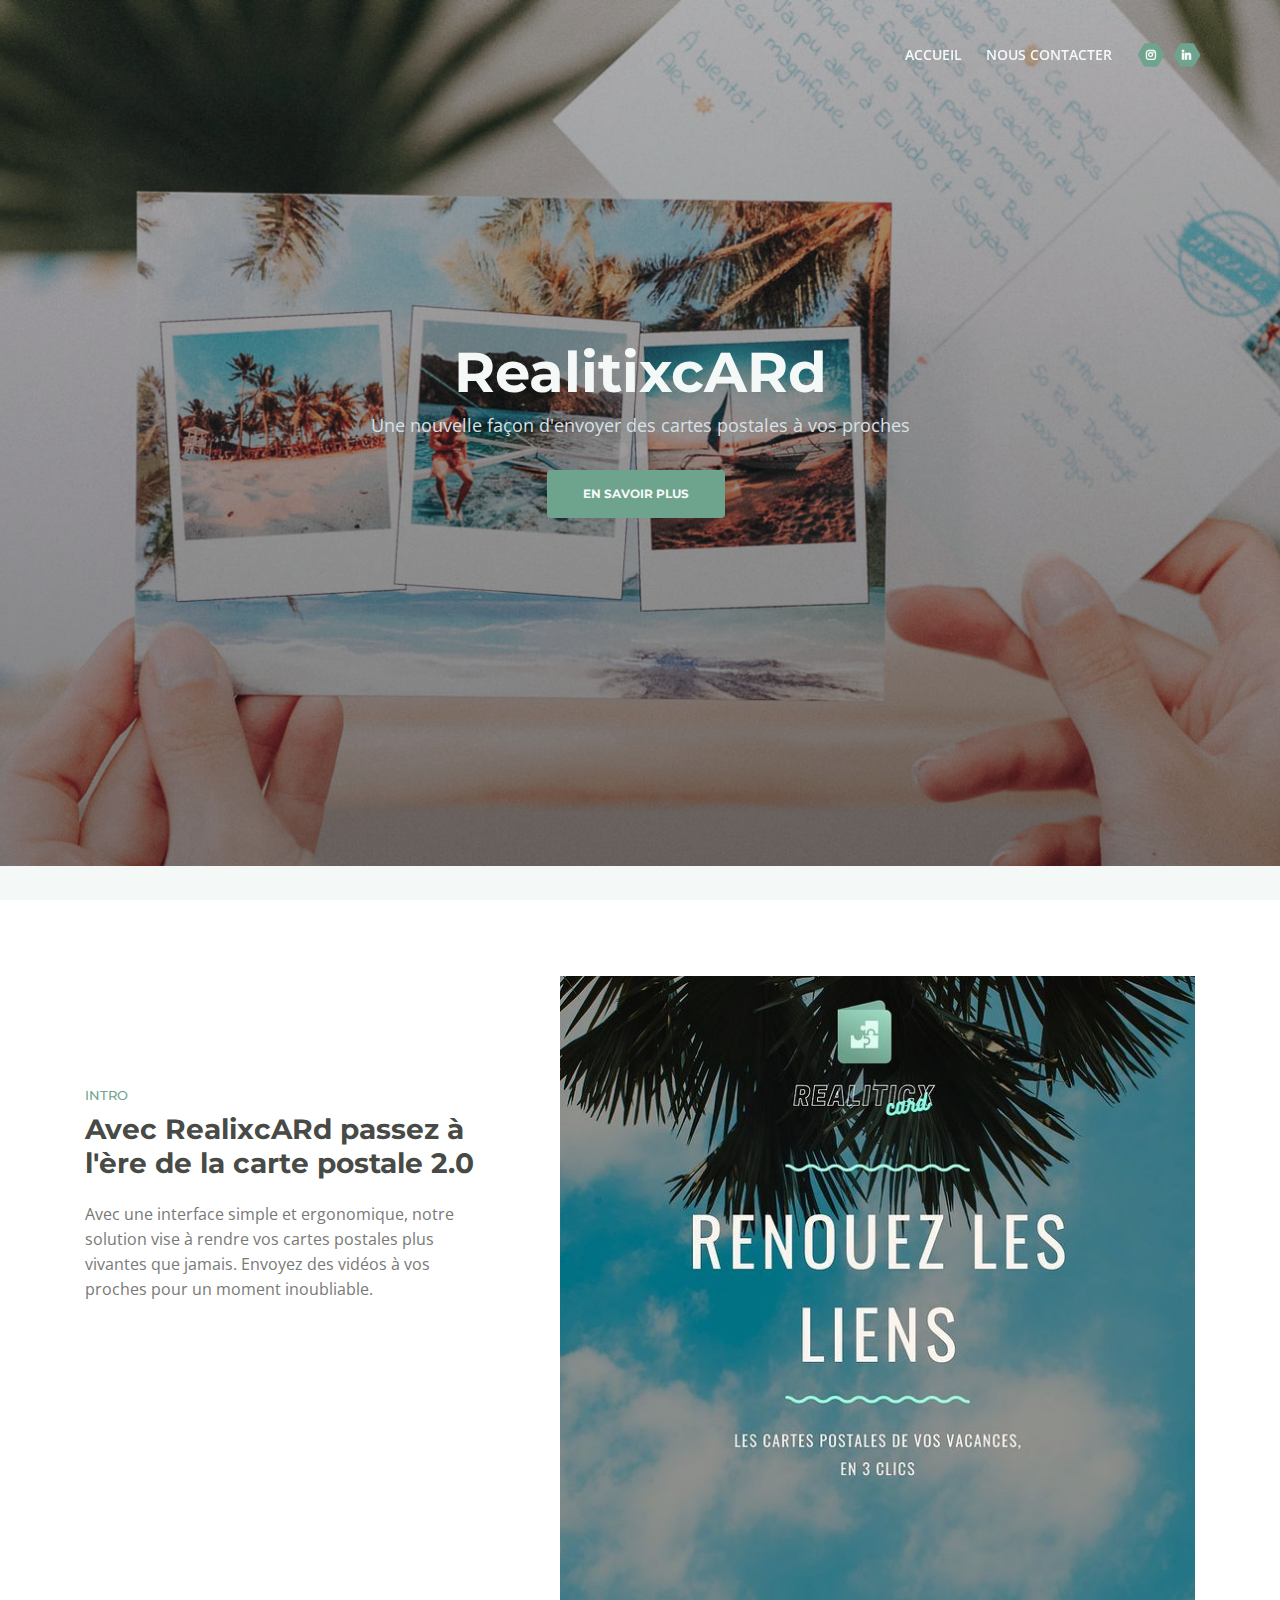
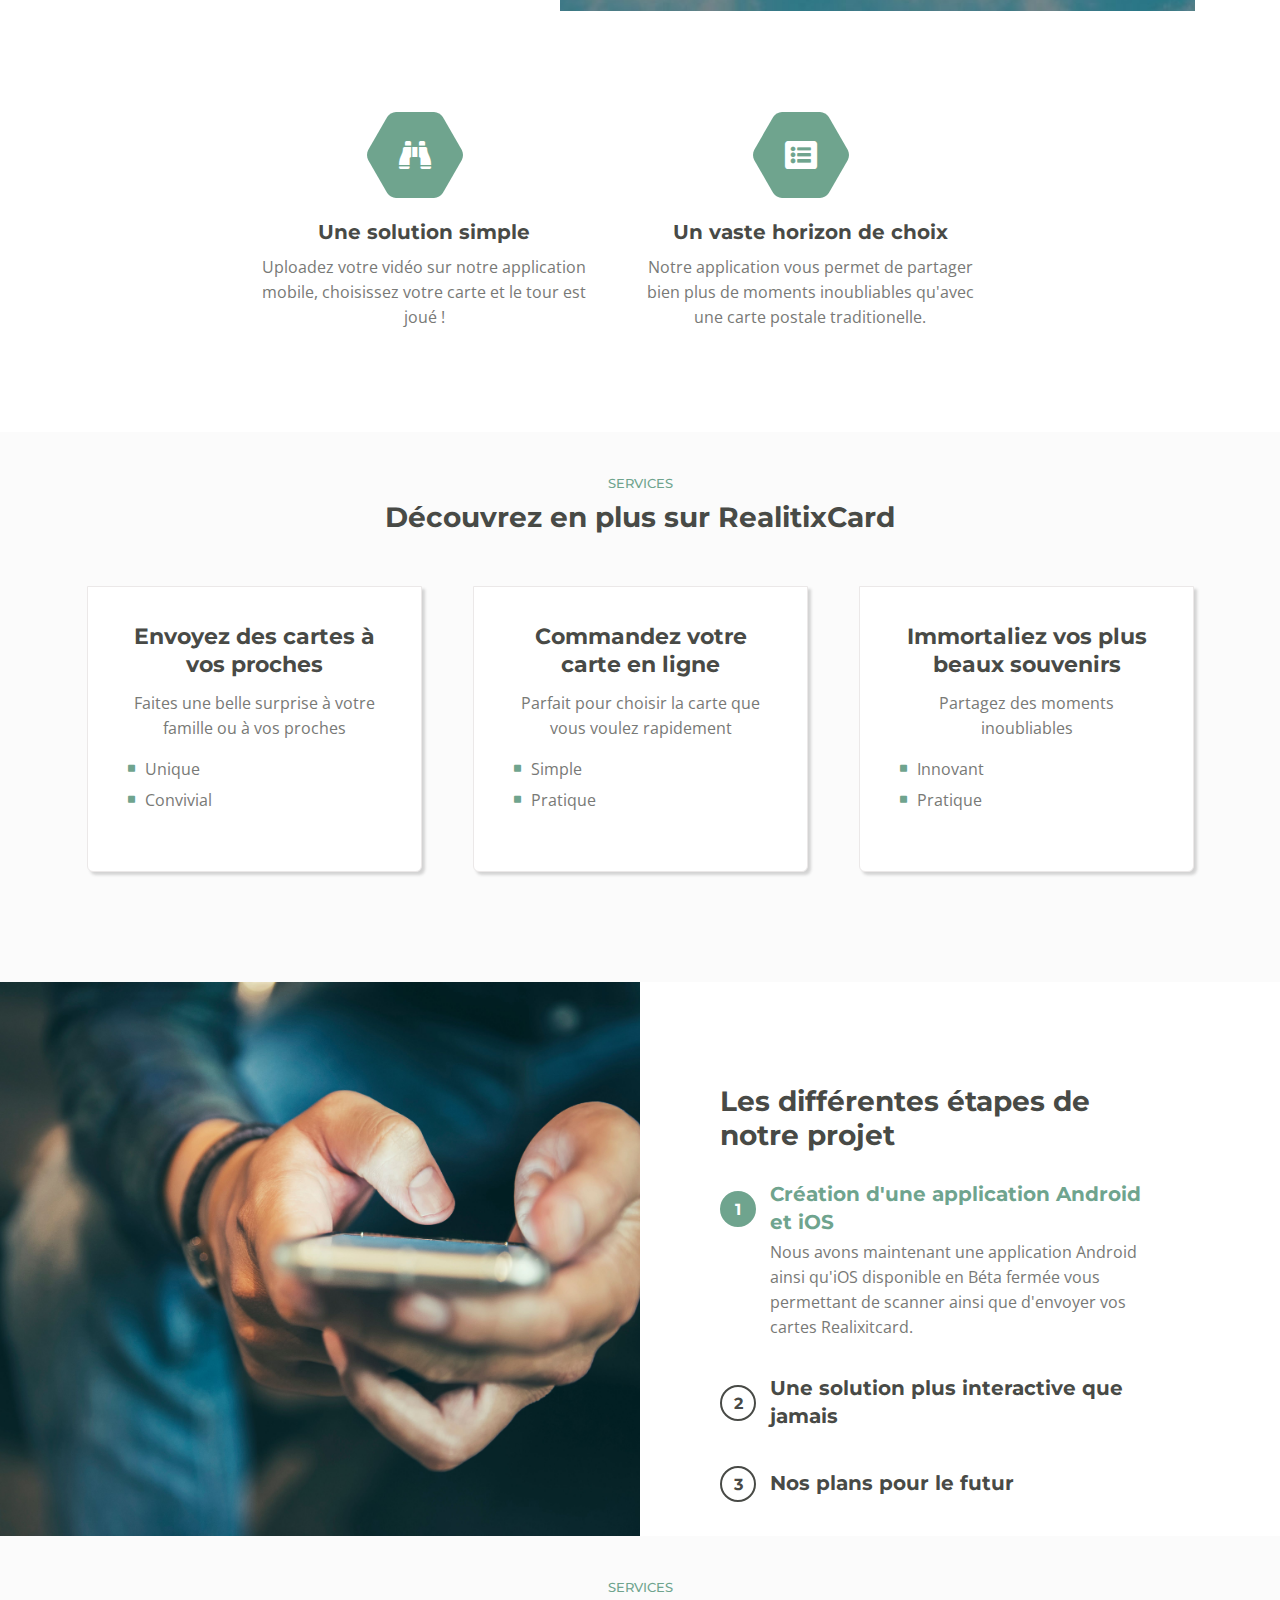
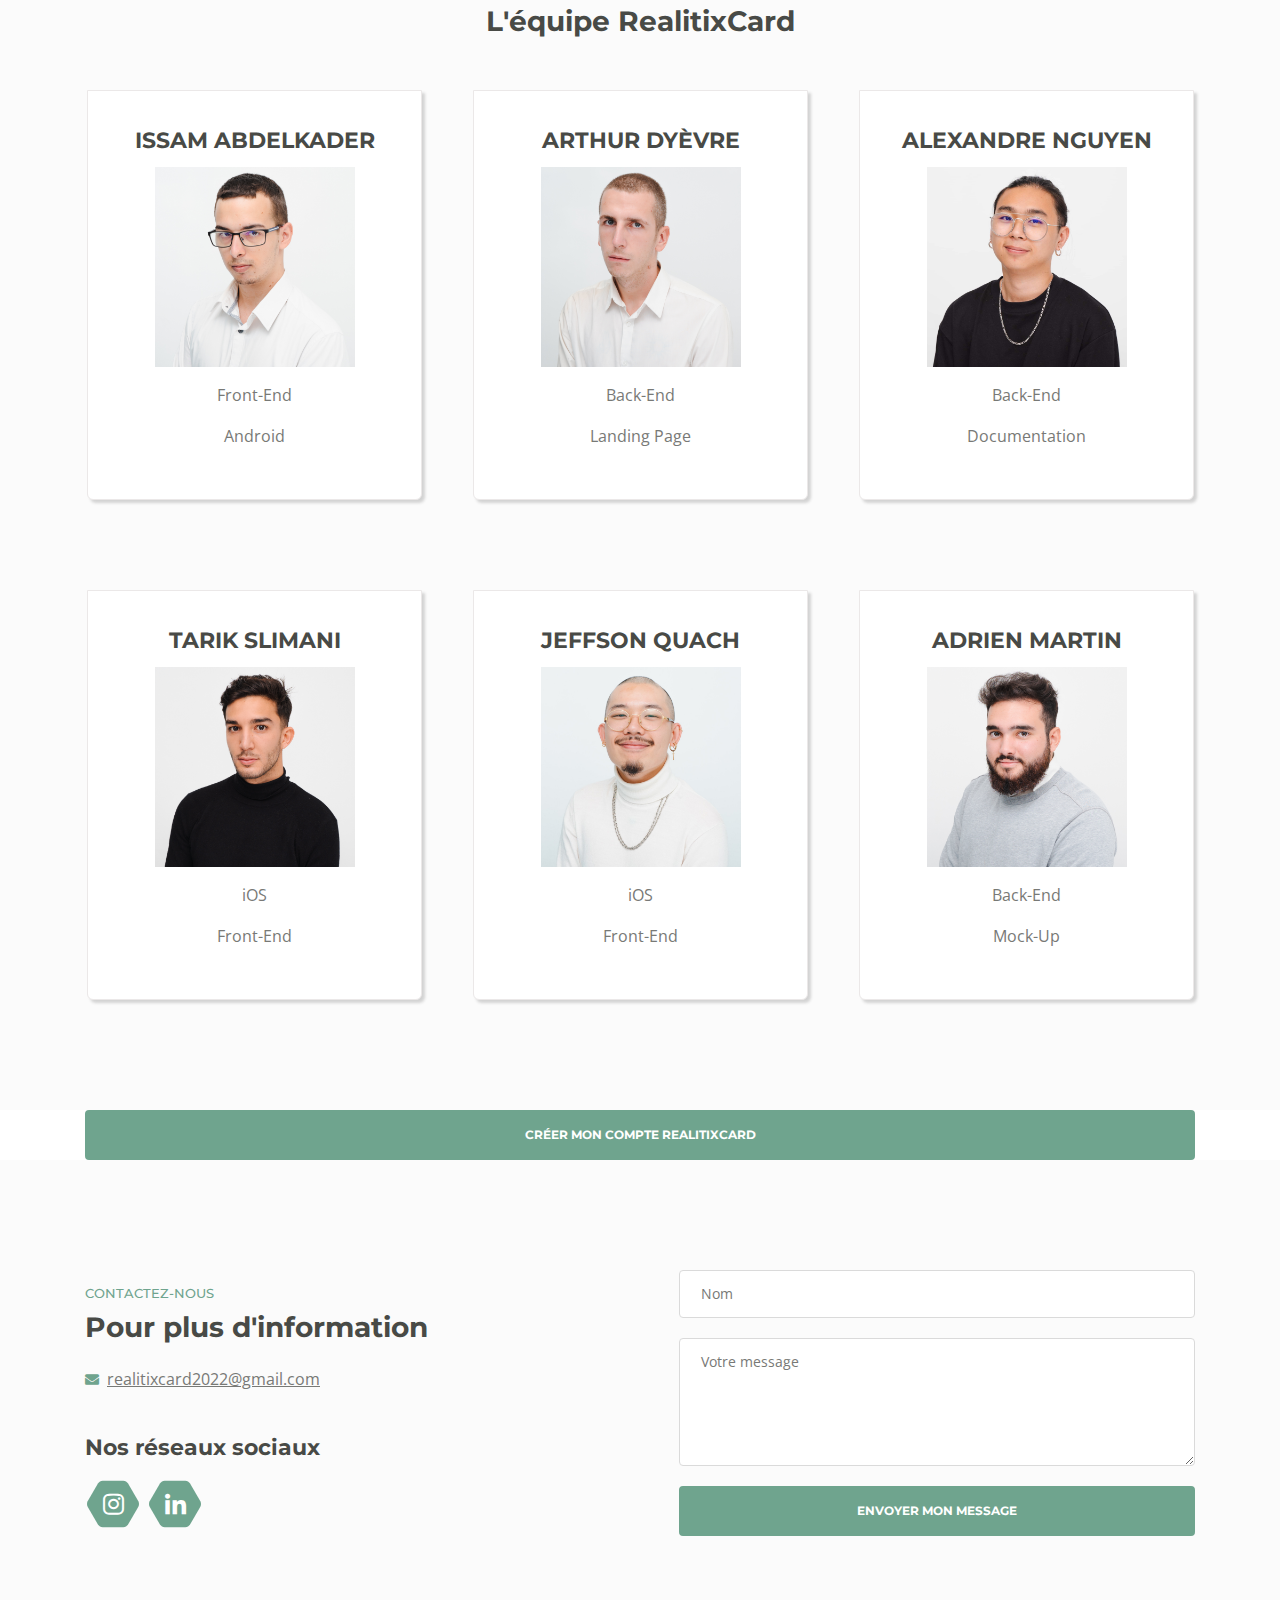
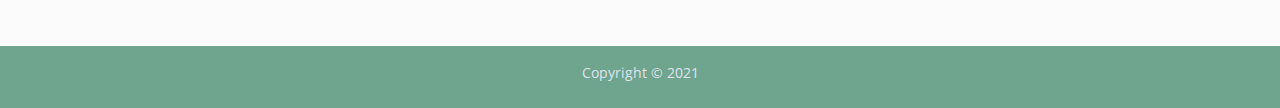
<file: index.html>
<!DOCTYPE html>
<html lang="en">
<head>
    <meta charset="utf-8">
    <meta name="viewport" content="width=device-width, initial-scale=1, shrink-to-fit=no">
    
    <!-- SEO Meta Tags -->
    <meta name="description" content="Aria is a business focused HTML landing page template built with Bootstrap to help you create lead generation websites for companies and their services.">
    <meta name="author" content="Inovatik">

    <!-- OG Meta Tags to improve the way the post looks when you share the page on LinkedIn, Facebook, Google+ -->
	<meta property="og:site_name" content="Realitixcard" /> <!-- website name -->
	<meta property="og:site" content="" /> <!-- website link -->
	<meta property="og:title" content="Landing Page Realitixcard"/> <!-- title shown in the actual shared post -->
	<meta property="og:description" content="Landing Page de l'application Realitixcard" /> <!-- description shown in the actual shared post -->
	<meta property="og:image" content="images/favicon.png" /> <!-- image link, make sure it's jpg -->
	<meta property="og:url" content="" /> <!-- where do you want your post to link to -->
	<meta property="og:type" content="article" />

    <!-- Website Title -->
    <title>Landing Page RealitixcARd</title>
    
    <!-- Styles -->
    <link href="https://fonts.googleapis.com/css?family=Montserrat:500,700&display=swap&subset=latin-ext" rel="stylesheet">
    <link href="https://fonts.googleapis.com/css?family=Open+Sans:400,400i,600&display=swap&subset=latin-ext" rel="stylesheet">
    <link href="css/bootstrap.css" rel="stylesheet">
    <link href="css/fontawesome-all.css" rel="stylesheet">
    <link href="css/swiper.css" rel="stylesheet">
	<link href="css/magnific-popup.css" rel="stylesheet">
	<link href="css/styles.css" rel="stylesheet">
	
	<!-- Favicon  -->
    <link rel="icon" href="images/favicon.png">
</head>
<body data-spy="scroll" data-target=".fixed-top">
    
    <!-- Preloader -->
	<div class="spinner-wrapper">
        <div class="spinner">
            <div class="bounce1"></div>
            <div class="bounce2"></div>
            <div class="bounce3"></div>
        </div>
    </div>
    <!-- end of preloader -->
    

    <!-- Navbar -->
    <nav class="navbar navbar-expand-md navbar-dark navbar-custom fixed-top">
        <!-- Image Logo -->
        <a class="navbar-brand logo-image" href="index.html"><img src="images/logo.svg" alt="alternative"></a>
        
        <!-- Mobile Menu Toggle Button -->
        <button class="navbar-toggler" type="button" data-toggle="collapse" data-target="#navbarsExampleDefault" aria-controls="navbarsExampleDefault" aria-expanded="false" aria-label="Toggle navigation">
            <span class="navbar-toggler-awesome fas fa-bars"></span>
            <span class="navbar-toggler-awesome fas fa-times"></span>
        </button>
        <!-- end of mobile menu toggle button -->

        <div class="collapse navbar-collapse" id="navbarsExampleDefault">
            <ul class="navbar-nav ml-auto">
                <li class="nav-item">
                    <a class="nav-link page-scroll" href="#header">ACCUEIL</a>
                </li>

                <!-- end of dropdown menu -->

                <li class="nav-item">
                    <a class="nav-link page-scroll" href="#contact">NOUS CONTACTER</a>
                </li>
            </ul>
            <span class="nav-item social-icons">
                <span class="fa-stack">
                            <a href="https://www.instagram.com/realitixcard2022/">
                                <span class="hexagon"></span>
                                <i class="fab fa-instagram fa-stack-1x"></i>
                            </a>
                        </span>
                        <span class="fa-stack">
                            <a href="https://www.linkedin.com/company/realitixcards/">
                                <span class="hexagon"></span>
                                <i class="fab fa-linkedin-in fa-stack-1x"></i>
                            </a>
                        </span>
            </span>
        </div>
    </nav> <!-- end of navbar -->
    <!-- end of navbar -->


    <!-- Header -->
    <header id="header" class="header">
        <div class="header-content">
            <div class="container">
                <div class="row">
                    <div class="col-lg-12">
                        <div class="text-container">
                            <h1>RealitixcARd <span id="js-rotating"></span></h1>
                            <p class="p-heading p-large">Une nouvelle façon d'envoyer des cartes postales à vos proches</p>
                            <a class="btn-solid-lg page-scroll" href="#intro">EN SAVOIR PLUS</a>
                        </div>
                    </div> <!-- end of col -->
                </div> <!-- end of row -->
            </div> <!-- end of container -->
        </div> <!-- end of header-content -->
    </header> <!-- end of header -->
    <!-- end of header -->


    <!-- Intro -->
    <div id="intro" class="basic-1">
        <div class="container">
            <div class="row">
                <div class="col-lg-5">
                    <div class="text-container" style="margin-top: 6.875rem;">
                        <div class="section-title">INTRO</div>
                        <h2>Avec RealixcARd passez à l'ère de la carte postale 2.0</h2>
                        <p>Avec une interface simple et ergonomique, notre solution vise à rendre vos cartes postales plus vivantes que jamais. Envoyez des vidéos à vos proches pour un moment inoubliable.</p>
                    </div> <!-- end of text-container -->
                </div> <!-- end of col -->
                <div class="col-lg-7">
                    <div class="image-container-intro">
                        <img class="img-fluid" src="images/intro-office.jpg"  alt="alternative">
                    </div> <!-- end of image-container -->
                </div> <!-- end of col -->
            </div> <!-- end of row -->
        </div> <!-- end of container -->
    </div> <!-- end of basic-1 -->
    <!-- end of intro -->


    <!-- Description -->
    <div class="cards-1">
        <div class="container">
            <div class="row">
                <div class="col-lg-12">
                    
                    <!-- Card -->
                    <div class="card">
                        <span class="fa-stack">
                            <span class="hexagon"></span>
                            <i class="fas fa-binoculars fa-stack-1x"></i>
                        </span>
                        <div class="card-body">
                            <h4 class="card-title">Une solution simple</h4>
                            <p>Uploadez votre vidéo sur notre application mobile, choisissez votre carte et le tour est joué !</p>
                        </div>
                    </div>
                    <!-- end of card -->

                    <!-- Card -->
                    <div class="card">
                        <span class="fa-stack">
                            <span class="hexagon"></span>
                            <i class="fas fa-list-alt fa-stack-1x"></i>
                        </span>
                        <div class="card-body">
                            <h4 class="card-title">Un vaste horizon de choix</h4>
                            <p>Notre application vous permet de partager bien plus de moments inoubliables qu'avec une carte postale traditionelle.</p>
                        </div>
                    </div>
                </div> <!-- end of col -->
            </div> <!-- end of row -->
        </div> <!-- end of container -->
    </div> <!-- end of cards-1 -->
    <!-- end of description -->


    <!-- Services -->
    <div id="services" class="cards-2">
        <div class="container">
            <div class="row">
                <div class="col-lg-12">
                    <div class="section-title">SERVICES</div>
                    <h2>Découvrez en plus sur RealitixCard</h2>
                </div> <!-- end of col -->
            </div> <!-- end of row -->
            <div class="row">
                <div class="col-lg-12">
                    
                    <!-- Card -->
                    <div class="card">
                        <div class="card-image">
                        </div>
                        <div class="card-body">
                            <h3 class="card-title">Envoyez des cartes à vos proches</h3>
                            <p>Faites une belle surprise à votre famille ou à vos proches</p>
                            <ul class="list-unstyled li-space-lg">
                                <li class="media">
                                    <i class="fas fa-square"></i>
                                    <div class="media-body">Unique</div>
                                </li>
                                <li class="media">
                                    <i class="fas fa-square"></i>
                                    <div class="media-body">Convivial</div>
                                </li>
                            </ul>
                        </div>

                    </div>
                    <!-- end of card -->

                    <!-- Card -->
                    <div class="card">
                        <div class="card-image">
                        </div>
                        <div class="card-body">
                            <h3 class="card-title">Commandez votre carte en ligne</h3>
                            <p>Parfait pour choisir la carte que vous voulez rapidement</p>
                            <ul class="list-unstyled li-space-lg">
                                <li class="media">
                                    <i class="fas fa-square"></i>
                                    <div class="media-body">Simple</div>
                                </li>
                                <li class="media">
                                    <i class="fas fa-square"></i>
                                    <div class="media-body">Pratique</div>
                                </li>
                            </ul>
                        </div>

                    </div>
                    <!-- end of card -->
                     <!-- Card -->
                    <div class="card">
                        <div class="card-image">
                        </div>
                        <div class="card-body">
                            <h3 class="card-title">Immortaliez vos plus beaux souvenirs</h3>
                            <p>Partagez des moments inoubliables</p>
                            <ul class="list-unstyled li-space-lg">
                                <li class="media">
                                    <i class="fas fa-square"></i>
                                    <div class="media-body">Innovant</div>
                                </li>
                                <li class="media">
                                    <i class="fas fa-square"></i>
                                    <div class="media-body">Pratique</div>
                                </li>
                            </ul>
                        </div>

                    </div>
                    <!-- end of card -->

                </div> <!-- end of col -->
            </div> <!-- end of row -->
        </div> <!-- end of container -->
    </div> <!-- end of cards-2 -->
    <!-- end of services -->
    

    <!-- Details 1 -->
	<div id="details" class="accordion">
		<div class="area-1">
		</div><!-- end of area-1 on same line and no space between comments to eliminate margin white space --><div class="area-2">
            
            <!-- Accordion -->
            <div class="accordion-container" id="accordionOne">
                <h2>Les différentes étapes de notre projet</h2>
                <div class="item">
                    <div id="headingOne">
                        <span data-toggle="collapse" data-target="#collapseOne" aria-expanded="true" aria-controls="collapseOne" role="button">
                            <span class="circle-numbering">1</span><span class="accordion-title">Création d'une application Android et iOS</span>
                        </span>
                    </div>
                    <div id="collapseOne" class="collapse show" aria-labelledby="headingOne" data-parent="#accordionOne">
                        <div class="accordion-body">
                            Nous avons maintenant une application Android ainsi qu'iOS disponible en Béta fermée vous permettant de scanner ainsi que d'envoyer vos cartes Realixitcard.
                        </div>
                    </div>
                </div> <!-- end of item -->
            
                <div class="item">
                    <div id="headingTwo">
                        <span class="collapsed" data-toggle="collapse" data-target="#collapseTwo" aria-expanded="false" aria-controls="collapseTwo" role="button">
                            <span class="circle-numbering">2</span><span class="accordion-title">Une solution plus interactive que jamais</span>
                        </span>
                    </div>
                    <div id="collapseTwo" class="collapse" aria-labelledby="headingTwo" data-parent="#accordionOne">
                        <div class="accordion-body">
                            Grâce aux différents formats qu'ils soient vidéo, audio ou encore photo, nos carte vous permettent de personnaliser vos cartes postales d'une manière nouvelle et interactive.
                        </div>
                    </div>
                </div> <!-- end of item -->
            
                <div class="item">
                    <div id="headingThree">
                        <span class="collapsed" data-toggle="collapse" data-target="#collapseThree" aria-expanded="false" aria-controls="collapseThree" role="button">
                            <span class="circle-numbering">3</span><span class="accordion-title">Nos plans pour le futur</span>
                        </span>
                    </div>
                    <div id="collapseThree" class="collapse" aria-labelledby="headingThree" data-parent="#accordionOne">
                        <div class="accordion-body">
                            Nous aimerions diversifier notre panel de supports pour les cartes afin de laisser nos utilisateurs transmettre des émotions d'une manière innovante avec par exemple de la Réalité Augmentée !
                        </div>
                    </div>
                </div> <!-- end of item -->
            </div> <!-- end of accordion-container -->
            <!-- end of accordion -->

		</div> <!-- end of area-2 -->
    </div> <!-- end of accordion -->
    <!-- end of details 1 -->

<div id="services" class="cards-2">
        <div class="container">
            <div class="row">
                <div class="col-lg-12">
                    <div class="section-title">SERVICES</div>
                    <h2>L'équipe RealitixCard</h2>
                </div> <!-- end of col -->
            </div> <!-- end of row -->
            <div class="row">
                <div class="col-lg-12">
                    
                    <!-- Card -->
                    <div class="card">
                        <div class="card-image">
                        </div>
                        <div class="card-body">
                            <h3 class="card-title">ISSAM ABDELKADER</h3>
                            <div class="image-container" style="width:200px;margin:auto">
                                <img class="img-fluid" src="images/Issam.png"  alt="Issam">
                            </div> <!-- end of image-container -->
                            <p></p>
                            <p>Front-End</p>
                            <p>Android</p>
                        </div>
                    </div>
                    <!-- end of card -->

                    <!-- Card -->
                    <div class="card">
                        <div class="card-image">
                        </div>
                        <div class="card-body">
                            <h3 class="card-title">ARTHUR DYÈVRE</h3>
                            <div class="image-container" style="width:200px;margin:auto">
                        <img class="img-fluid" src="images/Arthur.png"  alt="Arthur">
                    </div> <!-- end of image-container -->
                            <p></p>
                            <p>Back-End</p>
                            <p>Landing Page</p>
                        </div>

                    </div>
                    <!-- end of card -->
                     <!-- Card -->
                    <div class="card">
                        <div class="card-image">
                        </div>
                        <div class="card-body">
                            <h3 class="card-title">ALEXANDRE NGUYEN</h3>
                            <div class="image-container" style="width:200px;margin:auto">
                        <img class="img-fluid" src="images/Alexandre.png"  alt="Alexandre">
                    </div> <!-- end of image-container -->
                            <p></p>
                            <p>Back-End</p>
                            <p>Documentation</p>
                        </div>
                    </div>
                    <!-- end of card -->
                    
                    <!-- Card -->
                    <div class="card">
                        <div class="card-image">
                        </div>
                        <div class="card-body">
                            <h3 class="card-title">TARIK SLIMANI</h3>
                            <div class="image-container" style="width:200px;margin:auto">
                                <img class="img-fluid" src="images/Tarik.png"  alt="Tarik">
                            </div> <!-- end of image-container -->
                            <p></p>
                            <p>iOS</p>
                            <p>Front-End</p>
                        </div>
                    </div>
                    <!-- end of card -->
                    
                    <!-- Card -->
                    <div class="card">
                        <div class="card-image">
                        </div>
                        <div class="card-body">
                            <h3 class="card-title">JEFFSON QUACH</h3>
                            <div class="image-container" style="width:200px;margin:auto">
                                <img class="img-fluid" src="images/Jeffson.png"  alt="Jeffson">
                            </div> <!-- end of image-container -->
                            <p></p>
                            <p>iOS</p>
                            <p>Front-End</p>
                        </div>
                    </div>
                    <!-- end of card -->
                    
                    <!-- Card -->
                    <div class="card">
                        <div class="card-image">
                        </div>
                        <div class="card-body">
                            <h3 class="card-title">ADRIEN MARTIN</h3>
                            <div class="image-container" style="width:200px;margin:auto">
                                <img class="img-fluid" src="images/Adrien.png"  alt="Adrien">
                            </div> <!-- end of image-container -->
                            <p></p>
                            <p>Back-End</p>
                            <p>Mock-Up</p>
                        </div>
                    </div>
                    <!-- end of card -->

                </div> <!-- end of col -->
            </div> <!-- end of row -->
        </div> <!-- end of container -->
    </div> <!-- end of cards-2 -->
    <!-- end of services -->
    
    <div id="new account">
        <div class="container">
        <button onclick="window.open('/accountcreationform.html','targetWindow',
                                   `toolbar=no,
                                    location=no,
                                    status=no,
                                    menubar=no,
                                    scrollbars=yes,
                                    resizable=yes,
                                    width=600px,
                                    height=800px`);
 return false;" class="form-control-submit-button">CRÉER MON COMPTE REALITIXCARD</button>
        </div>
    </div>
    
    <!-- Contact -->
    <div id="contact" class="form-2">
        <div class="container">
            <div class="row">
                <div class="col-lg-6">
                    <div class="text-container">
                        <div class="section-title">CONTACTEZ-NOUS</div>
                        <h2>Pour plus d'information</h2>

                        <ul class="list-unstyled li-space-lg">
                            <li><i class="fas fa-envelope"></i><a href="mailto:realitixcard2022@gmail.com">realitixcard2022@gmail.com</a></li>
                        </ul>
                        <h3>Nos réseaux sociaux</h3>
                        <span class="fa-stack">
                            <a href="https://www.instagram.com/realitixcard2022/">
                                <span class="hexagon"></span>
                                <i class="fab fa-instagram fa-stack-1x"></i>
                            </a>
                        </span>
                        <span class="fa-stack">
                            <a href="https://www.linkedin.com/company/realitixcards/">
                                <span class="hexagon"></span>
                                <i class="fab fa-linkedin-in fa-stack-1x"></i>
                            </a>
                        </span>

                    </div> <!-- end of text-container -->
                </div> <!-- end of col -->
                <div class="col-lg-6">
                    
                    <!-- Contact Form -->
                    <form>
                        <div class="form-group">
                            <input type="text" class="form-control-input" id="cname" required>
                            <label class="label-control" for="cname">Nom</label>
                            <div class="help-block with-errors"></div>
                        </div>
                        <div class="form-group">
                            <textarea class="form-control-textarea" id="cmessage" required></textarea>
                            <label class="label-control" for="cmessage">Votre message</label>
                            <div class="help-block with-errors"></div>
                        </div>
                        <div class="form-group">
                            <button type="submit" onclick="location.href=&quot;mailto:realitixcard2022@gmail.com?subject=Message depuis la landing page&body=&quot;+document.getElementById(&quot;cmessage&quot;).value;" class="form-control-submit-button">ENVOYER MON MESSAGE</button>
                        </div>
                        <div class="form-message">
                            <div id="cmsgSubmit" class="h3 text-center hidden"></div>
                        </div>
                        
                    </form>
                    <!-- end of contact form -->

                </div> <!-- end of col -->
            </div> <!-- end of row -->
        </div> <!-- end of container -->
    </div> <!-- end of form-2 -->
    <!-- end of contact -->


    <!-- Copyright -->
    <div class="copyright">
        <div class="container">
            <div class="row">
                <div class="col-lg-12">
                    <p class="p-small">Copyright © 2021 </p>
                </div> <!-- end of col -->
            </div> <!-- enf of row -->
        </div> <!-- end of container -->
    </div> <!-- end of copyright --> 
    <!-- end of copyright -->
    
    	
    <!-- Scripts -->
    <script src="js/jquery.min.js"></script> <!-- jQuery for Bootstrap's JavaScript plugins -->
    <script src="js/popper.min.js"></script> <!-- Popper tooltip library for Bootstrap -->
    <script src="js/bootstrap.min.js"></script> <!-- Bootstrap framework -->
    <script src="js/jquery.easing.min.js"></script> <!-- jQuery Easing for smooth scrolling between anchors -->
    <script src="js/swiper.min.js"></script> <!-- Swiper for image and text sliders -->
    <script src="js/jquery.magnific-popup.js"></script> <!-- Magnific Popup for lightboxes -->
    <script src="js/morphext.min.js"></script> <!-- Morphtext rotating text in the header -->
    <script src="js/isotope.pkgd.min.js"></script> <!-- Isotope for filter -->
    <script src="js/validator.min.js"></script> <!-- Validator.js - Bootstrap plugin that validates forms -->
    <script src="js/scripts.js"></script> <!-- Custom scripts -->
</body>
</html>
</file>
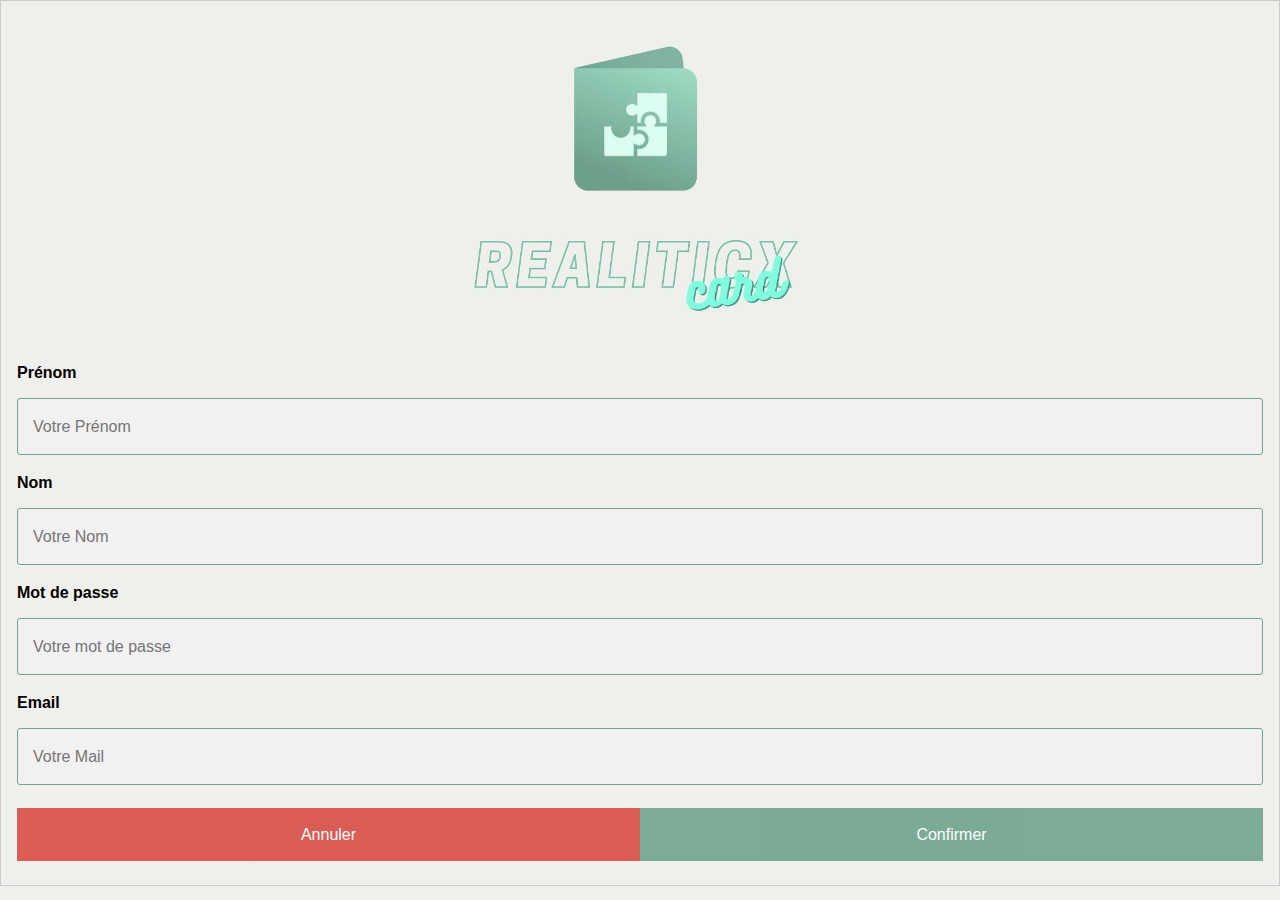
<file: accountcreationform.html>
<!DOCTYPE html>
<head>
    <link href="css/bootstrap.css" rel="stylesheet">
    <link href="css/fontawesome-all.css" rel="stylesheet">
    <link href="css/swiper.css" rel="stylesheet">
	<link href="css/magnific-popup.css" rel="stylesheet">
	<link href="css/styles.css" rel="stylesheet">
<script src="https://ajax.googleapis.com/ajax/libs/jquery/3.5.1/jquery.min.js"></script>
</head>
<html>
<style>
    </style>
<body style="background-color:#eff0eb">
<form style="border:1px solid #ccc" id="myForm">
  <div class="container_signup">
      <img src="images/Logo_realitixcard.jpg" id="logo_realitix">
    <hr>
      
    <label for="firstname"><b>Prénom</b></label>
    <input type="text" placeholder="Votre Prénom" name="firstname" required>
      
    <label for="lastname"><b>Nom</b></label>
    <input type="text" placeholder="Votre Nom" name="lastname" required>
      
    <label for="psw"><b>Mot de passe</b></label>
    <input type="password" placeholder="Votre mot de passe" name="password" required>
      
    <label for="email"><b>Email</b></label>
    <input type="text" placeholder="Votre Mail" name="mail" required>

    <div class="clearfix">
      <button onclick="window.close()" type="button" class="cancelbtn">Annuler</button>
      <button type="submit" class="signupbtn">Confirmer</button>
    </div>
  </div>
</form>
</body>
</html>
 <script>
       
        const myForm = document.getElementById('myForm');
        
        myForm.addEventListener('submit', function (e) {
            e.preventDefault();
            const formData = new FormData(this);
            const searchParams = new URLSearchParams();
            
            for (const pair of formData) {
                searchParams.append(pair[0], pair[1]);
            }

            fetch("https://realitixcard-back.herokuapp.com/users/sign-up", {
                method: "post", 
                body : searchParams
               }).then(response => response.json()).then(data => {
                console.log(typeof data);
                console.log(JSON.stringify(data));
                if (JSON.stringify(data).includes("token"))
                    window.close();
                else
                    alert(data);
            });
});
</script>
</file>
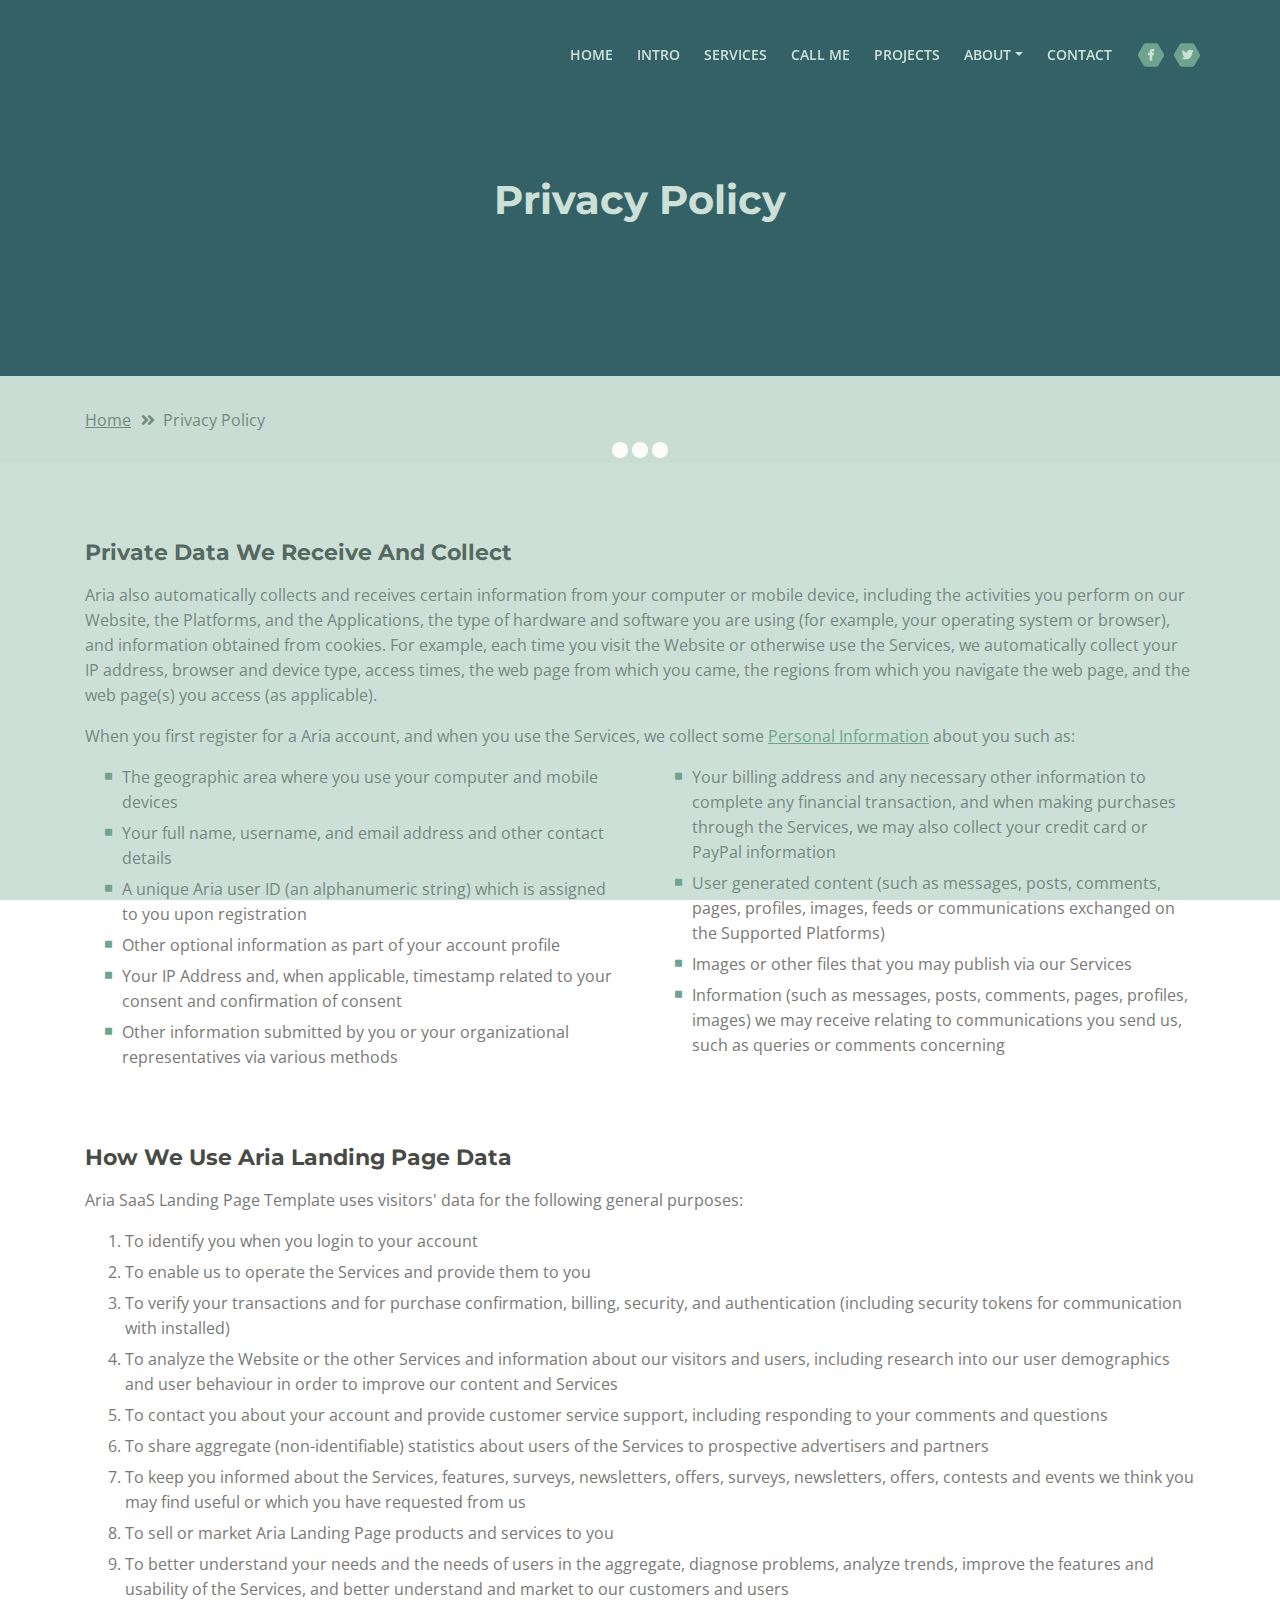
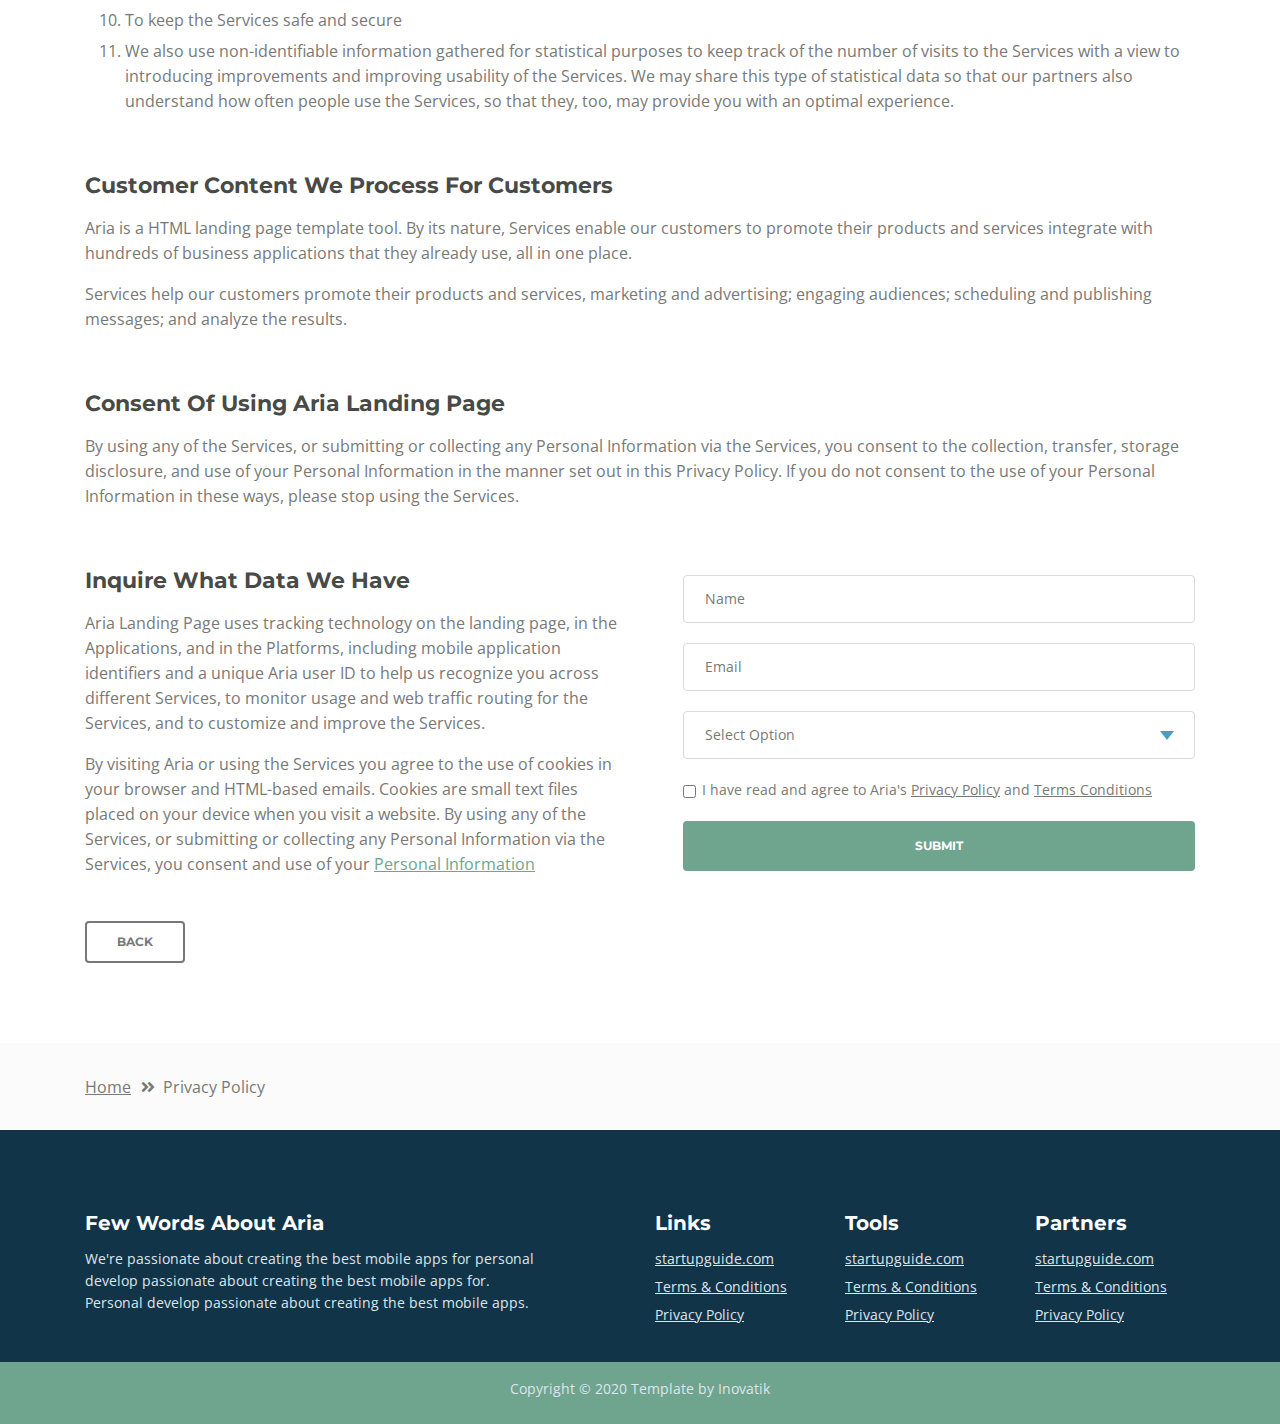
<file: privacy-policy.html>
<!DOCTYPE html>
<html lang="en">
<head>
    <meta charset="utf-8">
    <meta name="viewport" content="width=device-width, initial-scale=1, shrink-to-fit=no">
    
    <!-- SEO Meta Tags -->
    <meta name="description" content="Aria is a business focused HTML landing page template built with Bootstrap to help you create lead generation websites for companies and their services.">
    <meta name="author" content="Inovatik">

    <!-- OG Meta Tags to improve the way the post looks when you share the page on LinkedIn, Facebook, Google+ -->
	<meta property="og:site_name" content="" /> <!-- website name -->
	<meta property="og:site" content="" /> <!-- website link -->
	<meta property="og:title" content=""/> <!-- title shown in the actual shared post -->
	<meta property="og:description" content="" /> <!-- description shown in the actual shared post -->
	<meta property="og:image" content="" /> <!-- image link, make sure it's jpg -->
	<meta property="og:url" content="" /> <!-- where do you want your post to link to -->
	<meta property="og:type" content="article" />

    <!-- Website Title -->
    <title>Privacy Policy - Aria - Business HTML Landing Page Template</title>
    
    <!-- Styles -->
    <link href="https://fonts.googleapis.com/css?family=Montserrat:500,700&display=swap&subset=latin-ext" rel="stylesheet">
    <link href="https://fonts.googleapis.com/css?family=Open+Sans:400,400i,600&display=swap&subset=latin-ext" rel="stylesheet">
    <link href="css/bootstrap.css" rel="stylesheet">
    <link href="css/fontawesome-all.css" rel="stylesheet">
    <link href="css/swiper.css" rel="stylesheet">
	<link href="css/magnific-popup.css" rel="stylesheet">
    <link href="css/styles.css" rel="stylesheet">
	
	<!-- Favicon  -->
    <link rel="icon" href="images/favicon.png">
</head>
<body data-spy="scroll" data-target=".fixed-top">
    
    <!-- Preloader -->
	<div class="spinner-wrapper">
        <div class="spinner">
            <div class="bounce1"></div>
            <div class="bounce2"></div>
            <div class="bounce3"></div>
        </div>
    </div>
    <!-- end of preloader -->
    

    <!-- Navbar -->
    <nav class="navbar navbar-expand-md navbar-dark navbar-custom fixed-top">
        <!-- Text Logo - Use this if you don't have a graphic logo -->
        <!-- <a class="navbar-brand logo-text page-scroll" href="index.html">Aria</a> -->

        <!-- Image Logo -->
        <a class="navbar-brand logo-image" href="index.html"><img src="images/logo.svg" alt="alternative"></a>
        
        <!-- Mobile Menu Toggle Button -->
        <button class="navbar-toggler" type="button" data-toggle="collapse" data-target="#navbarsExampleDefault" aria-controls="navbarsExampleDefault" aria-expanded="false" aria-label="Toggle navigation">
            <span class="navbar-toggler-awesome fas fa-bars"></span>
            <span class="navbar-toggler-awesome fas fa-times"></span>
        </button>
        <!-- end of mobile menu toggle button -->

        <div class="collapse navbar-collapse" id="navbarsExampleDefault">
            <ul class="navbar-nav ml-auto">
                <li class="nav-item">
                    <a class="nav-link page-scroll" href="index.html#header">HOME <span class="sr-only">(current)</span></a>
                </li>
                <li class="nav-item">
                    <a class="nav-link page-scroll" href="index.html#intro">INTRO</a>
                </li>
                <li class="nav-item">
                    <a class="nav-link page-scroll" href="index.html#services">SERVICES</a>
                </li>
                <li class="nav-item">
                    <a class="nav-link page-scroll" href="index.html#callMe">CALL ME</a>
                </li>
                <li class="nav-item">
                    <a class="nav-link page-scroll" href="index.html#projects">PROJECTS</a>
                </li>

                <!-- Dropdown Menu -->          
                <li class="nav-item dropdown">
                    <a class="nav-link dropdown-toggle page-scroll" href="index.html#about" id="navbarDropdown" role="button" aria-haspopup="true" aria-expanded="false">ABOUT</a>
                    <div class="dropdown-menu" aria-labelledby="navbarDropdown">
                        <a class="dropdown-item" href="terms-conditions.html"><span class="item-text">TERMS CONDITIONS</span></a>
                        <div class="dropdown-items-divide-hr"></div>
                        <a class="dropdown-item" href="privacy-policy.html"><span class="item-text">PRIVACY POLICY</span></a>
                    </div>
                </li>
                <!-- end of dropdown menu -->

                <li class="nav-item">
                    <a class="nav-link page-scroll" href="index.html#contact">CONTACT</a>
                </li>
            </ul>
            <span class="nav-item social-icons">
                <span class="fa-stack">
                    <a href="#your-link">
                        <span class="hexagon"></span>
                        <i class="fab fa-facebook-f fa-stack-1x"></i>
                    </a>
                </span>
                <span class="fa-stack">
                    <a href="#your-link">
                        <span class="hexagon"></span>
                        <i class="fab fa-twitter fa-stack-1x"></i>
                    </a>
                </span>
            </span>
        </div>
    </nav> <!-- end of navbar -->
    <!-- end of navbar -->


    <!-- Header -->
    <header id="header" class="ex-header">
        <div class="container">
            <div class="row">
                <div class="col-md-12">
                    <h1>Privacy Policy</h1>
                </div> <!-- end of col -->
            </div> <!-- end of row -->
        </div> <!-- end of container -->
    </header> <!-- end of ex-header -->
    <!-- end of header -->


    <!-- Breadcrumbs -->
    <div class="ex-basic-1">
        <div class="container">
            <div class="row">
                <div class="col-lg-12">
                    <div class="breadcrumbs">
                        <a href="index.html">Home</a><i class="fa fa-angle-double-right"></i><span>Privacy Policy</span>
                    </div> <!-- end of breadcrumbs -->
                </div> <!-- end of col -->
            </div> <!-- end of row -->
        </div> <!-- end of container -->
    </div> <!-- end of ex-basic-1 -->
    <!-- end of breadcrumbs -->


    <!-- Privacy Content -->
    <div class="ex-basic-2">
        <div class="container">
            <div class="row">
                <div class="col-lg-12">
                    <div class="text-container">
                        <h3>Private Data We Receive And Collect</h3>
                        <p>Aria also automatically collects and receives certain information from your computer or mobile device, including the activities you perform on our Website, the Platforms, and the Applications, the type of hardware and software you are using (for example, your operating system or browser), and information obtained from cookies. For example, each time you visit the Website or otherwise use the Services, we automatically collect your IP address, browser and device type, access times, the web page from which you came, the regions from which you navigate the web page, and the web page(s) you access (as applicable).</p>
                        <p>When you first register for a Aria account, and when you use the Services, we collect some <a class="green" href="#your-link">Personal Information</a> about you such as:</p>
                        <div class="row">
                            <div class="col-md-6">
                                <ul class="list-unstyled li-space-lg indent">
                                    <li class="media">
                                        <i class="fas fa-square"></i>
                                        <div class="media-body">The geographic area where you use your computer and mobile devices</div>
                                    </li>
                                    <li class="media">
                                        <i class="fas fa-square"></i>
                                        <div class="media-body">Your full name, username, and email address and other contact details</div>
                                    </li>
                                    <li class="media">
                                        <i class="fas fa-square"></i>
                                        <div class="media-body">A unique Aria user ID (an alphanumeric string) which is assigned to you upon registration</div>
                                    </li>
                                    <li class="media">
                                        <i class="fas fa-square"></i>
                                        <div class="media-body">Other optional information as part of your account profile</div>
                                    </li>
                                    <li class="media">
                                        <i class="fas fa-square"></i>
                                        <div class="media-body">Your IP Address and, when applicable, timestamp related to your consent and confirmation of consent</div>
                                    </li>
                                    <li class="media">
                                        <i class="fas fa-square"></i>
                                        <div class="media-body">Other information submitted by you or your organizational representatives via various methods</div>
                                    </li>
                                </ul>
                            </div> <!-- end of col -->

                            <div class="col-md-6">
                                <ul class="list-unstyled li-space-lg indent">
                                    <li class="media">
                                        <i class="fas fa-square"></i>
                                        <div class="media-body">Your billing address and any necessary other information to complete any financial transaction, and when making purchases through the Services, we may also collect your credit card or PayPal information</div>
                                    </li>
                                    <li class="media">
                                        <i class="fas fa-square"></i>
                                        <div class="media-body">User generated content (such as messages, posts, comments, pages, profiles, images, feeds or communications exchanged on the Supported Platforms)</div>
                                    </li>
                                    <li class="media">
                                        <i class="fas fa-square"></i>
                                        <div class="media-body">Images or other files that you may publish via our Services</div>
                                    </li>
                                    <li class="media">
                                        <i class="fas fa-square"></i>
                                        <div class="media-body">Information (such as messages, posts, comments, pages, profiles, images) we may receive relating to communications you send us, such as queries or comments concerning</div>
                                    </li>
                                </ul>
                            </div> <!-- end of col -->
                        </div> <!-- end of row -->
                    </div> <!-- end of text-container-->
                    
                    <div class="text-container">
                        <h3>How We Use Aria Landing Page Data</h3>
                        <p>Aria SaaS Landing Page Template uses visitors' data for the following general purposes:</p>
                        <ol class="li-space-lg">
                            <li>To identify you when you login to your account</li>
                            <li>To enable us to operate the Services and provide them to you</li>
                            <li>To verify your transactions and for purchase confirmation, billing, security, and authentication (including security tokens for communication with installed)</li>
                            <li>To analyze the Website or the other Services and information about our visitors and users, including research into our user demographics and user behaviour in order to improve our content and Services</li>
                            <li>To contact you about your account and provide customer service support, including responding to your comments and questions</li>
                            <li>To share aggregate (non-identifiable) statistics about users of the Services to prospective advertisers and partners</li>
                            <li>To keep you informed about the Services, features, surveys, newsletters, offers, surveys, newsletters, offers, contests and events we think you may find useful or which you have requested from us</li>
                            <li>To sell or market Aria Landing Page products and services to you</li>
                            <li>To better understand your needs and the needs of users in the aggregate, diagnose problems, analyze trends, improve the features and usability of the Services, and better understand and market to our customers and users</li>
                            <li>To keep the Services safe and secure</li>
                            <li>We also use non-identifiable information gathered for statistical purposes to keep track of the number of visits to the Services with a view to introducing improvements and improving usability of the Services. We may share this type of statistical data so that our partners also understand how often people use the Services, so that they, too, may provide you with an optimal experience.</li>
                        </ol>
                    </div> <!-- end of text-container -->

                    <div class="text-container">
                        <h3>Customer Content We Process For Customers</h3>
                        <p>Aria is a HTML landing page template tool. By its nature, Services enable our customers to promote their products and services integrate with hundreds of business applications that they already use, all in one place.</p>
                        <p>Services help our customers promote their products and services, marketing and advertising; engaging audiences; scheduling and publishing messages; and analyze the results.</p>
                    </div> <!-- end of text container -->

                    <div class="text-container">
                        <h3>Consent Of Using Aria Landing Page</h3>
					    <p class="mb-5">By using any of the Services, or submitting or collecting any Personal Information via the Services, you consent to the collection, transfer, storage disclosure, and use of your Personal Information in the manner set out in this Privacy Policy. If you do not consent to the use of your Personal Information in these ways, please stop using the Services.</p>
                    </div> <!-- end of text-container -->
                                       
                    <div class="row">
                        <div class="col-md-6">
                            <div class="text-container last">
                                <h3>Inquire What Data We Have</h3>
                                <p>Aria Landing Page uses tracking technology on the landing page, in the Applications, and in the Platforms, including mobile application identifiers and a unique Aria user ID to help us recognize you across different Services, to monitor usage and web traffic routing for the Services, and to customize and improve the Services.</p>
                                <p> By visiting Aria or using the Services you agree to the use of cookies in your browser and HTML-based emails. Cookies are small text files placed on your device when you visit a website. By using any of the Services, or submitting or collecting any Personal Information via the Services, you consent and use of your <a class="green" href="#your-link">Personal Information</a></p>
                            </div> <!-- end of text container -->
                        </div> <!-- end of col-->
                        <div class="col-md-6">

                            <!-- Privacy Form -->
                            <div class="form-container">
                                <form id="privacyForm" data-toggle="validator" data-focus="false">
                                    <div class="form-group">
                                        <input type="text" class="form-control-input" id="pname" required>
                                        <label class="label-control" for="pname">Name</label>
                                        <div class="help-block with-errors"></div>
                                    </div>
                                    <div class="form-group">
                                        <input type="email" class="form-control-input" id="pemail" required>
                                        <label class="label-control" for="pemail">Email</label>
                                        <div class="help-block with-errors"></div>
                                    </div>
                                    <div class="form-group">
                                        <select class="form-control-select" id="pselect" required>
                                            <option class="select-option" value="" disabled selected>Select Option</option>
                                            <option class="select-option" value="Delete data">Delete my data</option>
                                            <option class="select-option" value="Show me data">Show me my data</option>
                                        </select>
                                        <div class="help-block with-errors"></div>
                                    </div>
                                    <div class="form-group checkbox">
                                        <input type="checkbox" id="pterms" value="Agreed-to-Terms" required>I have read and agree to Aria's <a href="privacy-policy.html">Privacy Policy</a> and <a href="terms-conditions.html">Terms Conditions</a>
                                        <div class="help-block with-errors"></div>
                                    </div>
                                    <div class="form-group">
                                        <button type="submit" class="form-control-submit-button">SUBMIT</button>
                                    </div>
                                    <div class="form-message">
                                        <div id="pmsgSubmit" class="h3 text-center hidden"></div>
                                    </div>
                                </form>
                            </div> <!-- end of form container -->
                            <!-- end of privacy form -->

                        </div> <!-- end of col--> 
                    </div> <!-- end of row -->
                    <a class="btn-outline-reg back" href="index.html">BACK</a>
                </div> <!-- end of col-->
            </div> <!-- end of row -->
        </div> <!-- end of container -->
    </div> <!-- end of ex-basic-2 -->
    <!-- end of privacy content -->


    <!-- Breadcrumbs -->
    <div class="ex-basic-1">
        <div class="container">
            <div class="row">
                <div class="col-lg-12">
                    <div class="breadcrumbs">
                        <a href="index.html">Home</a><i class="fa fa-angle-double-right"></i><span>Privacy Policy</span>
                    </div> <!-- end of breadcrumbs -->
                </div> <!-- end of col -->
            </div> <!-- end of row -->
        </div> <!-- end of container -->
    </div> <!-- end of ex-basic-1 -->
    <!-- end of breadcrumbs -->

    
    <!-- Footer -->
    <div class="footer">
        <div class="container">
            <div class="row">
                <div class="col-md-6">
                    <div class="text-container about">
                        <h4>Few Words About Aria</h4>
                        <p class="white">We're passionate about creating the best mobile apps for personal develop passionate about creating the best mobile apps for. Personal develop passionate about creating the best mobile apps.</p>
                    </div> <!-- end of text-container -->
                </div> <!-- end of col -->
                <div class="col-md-2">
                    <div class="text-container">
                        <h4>Links</h4>
                        <ul class="list-unstyled li-space-lg white">
                            <li>
                                <a class="white" href="#your-link">startupguide.com</a>
                            </li>
                            <li>
                                <a class="white" href="terms-conditions.html">Terms & Conditions</a>
                            </li>
                            <li>
                                <a class="white" href="privacy-policy.html">Privacy Policy</a>
                            </li>
                        </ul>
                    </div> <!-- end of text-container -->
                </div> <!-- end of col -->
                <div class="col-md-2">
                    <div class="text-container">
                        <h4>Tools</h4>
                        <ul class="list-unstyled li-space-lg">
                            <li>
                                <a class="white" href="#your-link">startupguide.com</a>
                            </li>
                            <li>
                                <a class="white" href="terms-conditions.html">Terms & Conditions</a>
                            </li>
                            <li class="media">
                                <a class="white" href="privacy-policy.html">Privacy Policy</a>
                            </li>
                        </ul>
                    </div> <!-- end of text-container -->
                </div> <!-- end of col -->
                <div class="col-md-2">
                    <div class="text-container">
                        <h4>Partners</h4>
                        <ul class="list-unstyled li-space-lg">
                            <li>
                                <a class="white" href="#your-link">startupguide.com</a>
                            </li>
                            <li>
                                <a class="white" href="terms-conditions.html">Terms & Conditions</a>
                            </li>
                            <li>
                                <a class="white" href="privacy-policy.html">Privacy Policy</a>
                            </li>
                        </ul>
                    </div> <!-- end of text-container -->
                </div> <!-- end of col -->
            </div> <!-- end of row -->
        </div> <!-- end of container -->
    </div> <!-- end of footer -->  
    <!-- end of footer -->


    <!-- Copyright -->
    <div class="copyright">
        <div class="container">
            <div class="row">
                <div class="col-lg-12">
                    <p class="p-small">Copyright © 2020 <a href="https://inovatik.com">Template by Inovatik</a></p>
                </div> <!-- end of col -->
            </div> <!-- enf of row -->
        </div> <!-- end of container -->
    </div> <!-- end of copyright --> 
    <!-- end of copyright -->

    
    <!-- Scripts -->
    <script src="js/jquery.min.js"></script> <!-- jQuery for Bootstrap's JavaScript plugins -->
    <script src="js/popper.min.js"></script> <!-- Popper tooltip library for Bootstrap -->
    <script src="js/bootstrap.min.js"></script> <!-- Bootstrap framework -->
    <script src="js/jquery.easing.min.js"></script> <!-- jQuery Easing for smooth scrolling between anchors -->
    <script src="js/swiper.min.js"></script> <!-- Swiper for image and text sliders -->
    <script src="js/jquery.magnific-popup.js"></script> <!-- Magnific Popup for lightboxes -->
    <script src="js/morphext.min.js"></script> <!-- Morphtext rotating text in the header -->
    <script src="js/isotope.pkgd.min.js"></script> <!-- Isotope for filter -->
    <script src="js/validator.min.js"></script> <!-- Validator.js - Bootstrap plugin that validates forms -->
    <script src="js/scripts.js"></script> <!-- Custom scripts -->
</body>
</html>
</file>
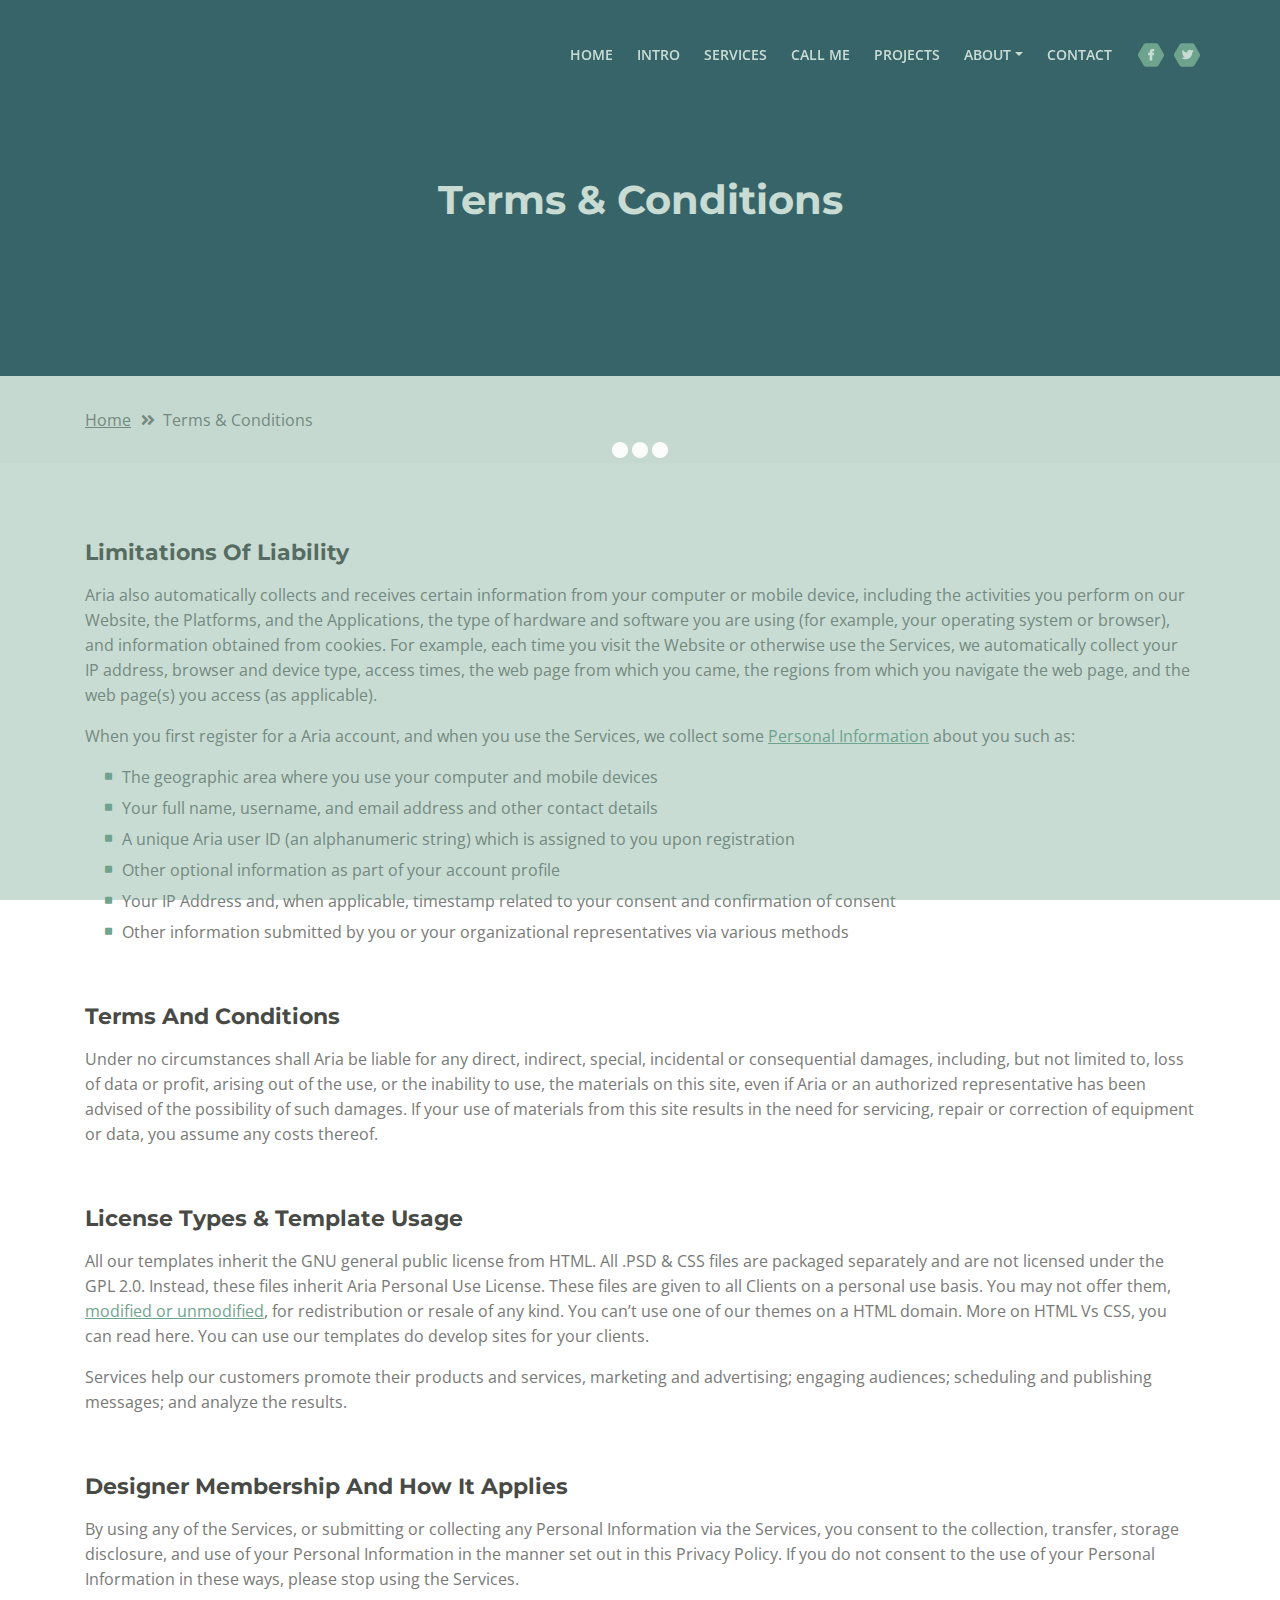
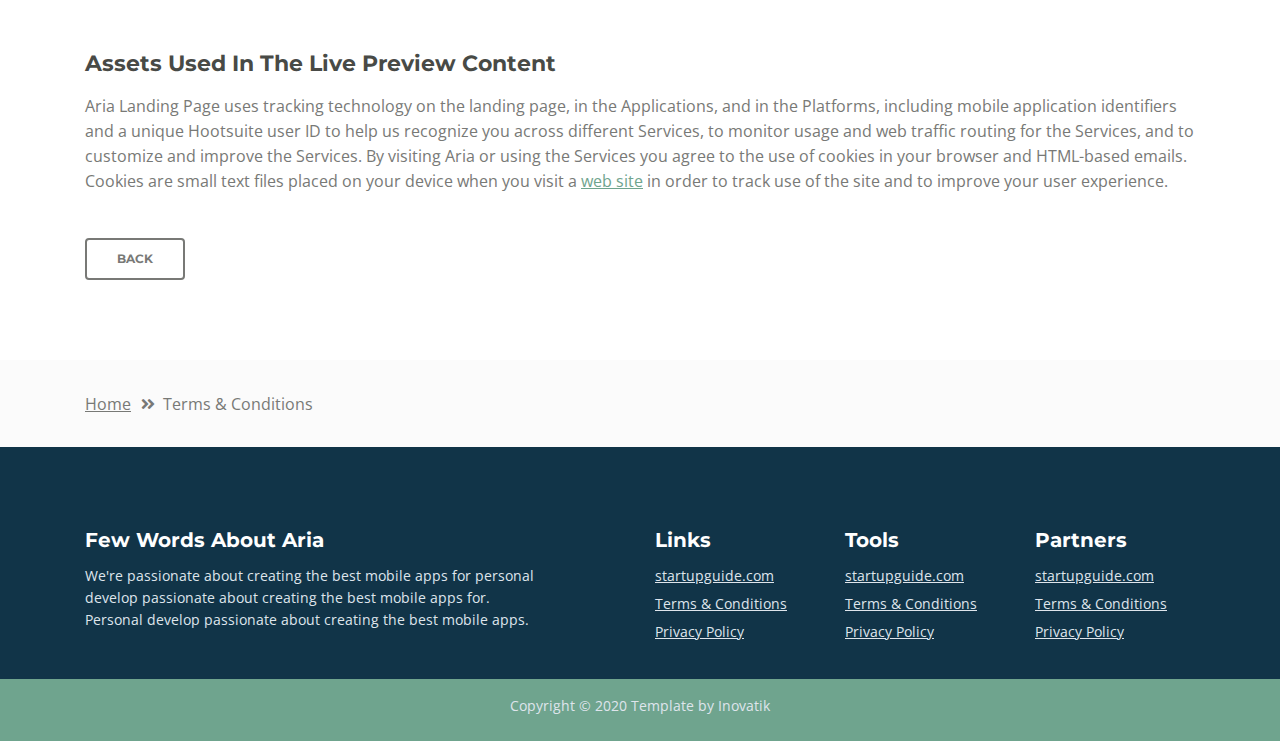
<file: terms-conditions.html>
<!DOCTYPE html>
<html lang="en">
<head>
    <meta charset="utf-8">
    <meta name="viewport" content="width=device-width, initial-scale=1, shrink-to-fit=no">
    
    <!-- SEO Meta Tags -->
    <meta name="description" content="Aria is a business focused HTML landing page template built with Bootstrap to help you create lead generation websites for companies and their services.">
    <meta name="author" content="Inovatik">

    <!-- OG Meta Tags to improve the way the post looks when you share the page on LinkedIn, Facebook, Google+ -->
	<meta property="og:site_name" content="" /> <!-- website name -->
	<meta property="og:site" content="" /> <!-- website link -->
	<meta property="og:title" content=""/> <!-- title shown in the actual shared post -->
	<meta property="og:description" content="" /> <!-- description shown in the actual shared post -->
	<meta property="og:image" content="" /> <!-- image link, make sure it's jpg -->
	<meta property="og:url" content="" /> <!-- where do you want your post to link to -->
	<meta property="og:type" content="article" />

    <!-- Website Title -->
    <title>Terms Conditions - Aria - Business HTML Landing Page Template</title>
    
    <!-- Styles -->
    <link href="https://fonts.googleapis.com/css?family=Montserrat:500,700&display=swap&subset=latin-ext" rel="stylesheet">
    <link href="https://fonts.googleapis.com/css?family=Open+Sans:400,400i,600&display=swap&subset=latin-ext" rel="stylesheet">
    <link href="css/bootstrap.css" rel="stylesheet">
    <link href="css/fontawesome-all.css" rel="stylesheet">
    <link href="css/swiper.css" rel="stylesheet">
	<link href="css/magnific-popup.css" rel="stylesheet">
    <link href="css/styles.css" rel="stylesheet">
	
	<!-- Favicon  -->
    <link rel="icon" href="images/favicon.png">
</head>
<body data-spy="scroll" data-target=".fixed-top">
    
    <!-- Preloader -->
	<div class="spinner-wrapper">
        <div class="spinner">
            <div class="bounce1"></div>
            <div class="bounce2"></div>
            <div class="bounce3"></div>
        </div>
    </div>
    <!-- end of preloader -->
    

    <!-- Navbar -->
    <nav class="navbar navbar-expand-md navbar-dark navbar-custom fixed-top">
        <!-- Text Logo - Use this if you don't have a graphic logo -->
        <!-- <a class="navbar-brand logo-text page-scroll" href="index.html">Aria</a> -->

        <!-- Image Logo -->
        <a class="navbar-brand logo-image" href="index.html"><img src="images/logo.svg" alt="alternative"></a>
        
        <!-- Mobile Menu Toggle Button -->
        <button class="navbar-toggler" type="button" data-toggle="collapse" data-target="#navbarsExampleDefault" aria-controls="navbarsExampleDefault" aria-expanded="false" aria-label="Toggle navigation">
            <span class="navbar-toggler-awesome fas fa-bars"></span>
            <span class="navbar-toggler-awesome fas fa-times"></span>
        </button>
        <!-- end of mobile menu toggle button -->

        <div class="collapse navbar-collapse" id="navbarsExampleDefault">
            <ul class="navbar-nav ml-auto">
                <li class="nav-item">
                    <a class="nav-link page-scroll" href="index.html#header">HOME <span class="sr-only">(current)</span></a>
                </li>
                <li class="nav-item">
                    <a class="nav-link page-scroll" href="index.html#intro">INTRO</a>
                </li>
                <li class="nav-item">
                    <a class="nav-link page-scroll" href="index.html#services">SERVICES</a>
                </li>
                <li class="nav-item">
                    <a class="nav-link page-scroll" href="index.html#callMe">CALL ME</a>
                </li>
                <li class="nav-item">
                    <a class="nav-link page-scroll" href="index.html#projects">PROJECTS</a>
                </li>

                <!-- Dropdown Menu -->          
                <li class="nav-item dropdown">
                    <a class="nav-link dropdown-toggle page-scroll" href="index.html#about" id="navbarDropdown" role="button" aria-haspopup="true" aria-expanded="false">ABOUT</a>
                    <div class="dropdown-menu" aria-labelledby="navbarDropdown">
                        <a class="dropdown-item" href="terms-conditions.html"><span class="item-text">TERMS CONDITIONS</span></a>
                        <div class="dropdown-items-divide-hr"></div>
                        <a class="dropdown-item" href="privacy-policy.html"><span class="item-text">PRIVACY POLICY</span></a>
                    </div>
                </li>
                <!-- end of dropdown menu -->

                <li class="nav-item">
                    <a class="nav-link page-scroll" href="index.html#contact">CONTACT</a>
                </li>
            </ul>
            <span class="nav-item social-icons">
                <span class="fa-stack">
                    <a href="#your-link">
                        <span class="hexagon"></span>
                        <i class="fab fa-facebook-f fa-stack-1x"></i>
                    </a>
                </span>
                <span class="fa-stack">
                    <a href="#your-link">
                        <span class="hexagon"></span>
                        <i class="fab fa-twitter fa-stack-1x"></i>
                    </a>
                </span>
            </span>
        </div>
    </nav> <!-- end of navbar -->
    <!-- end of navbar -->


    <!-- Header -->
    <header id="header" class="ex-header">
        <div class="container">
            <div class="row">
                <div class="col-lg-12">
                    <h1>Terms & Conditions</h1>
                </div> <!-- end of col -->
            </div> <!-- end of row -->
        </div> <!-- end of container -->
    </header> <!-- end of ex-header -->
    <!-- end of header -->


    <!-- Breadcrumbs -->
    <div class="ex-basic-1">
        <div class="container">
            <div class="row">
                <div class="col-lg-12">
                    <div class="breadcrumbs">
                        <a href="index.html">Home</a><i class="fa fa-angle-double-right"></i><span>Terms & Conditions</span>
                    </div> <!-- end of breadcrumbs -->
                </div> <!-- end of col -->
            </div> <!-- end of row -->
        </div> <!-- end of container -->
    </div> <!-- end of ex-basic-1 -->
    <!-- end of breadcrumbs -->


    <!-- Terms Content -->
    <div class="ex-basic-2">
        <div class="container">
            <div class="row">
                <div class="col-lg-12">
                    <div class="text-container">
                        <h3>Limitations Of Liability</h3>
                        <p>Aria also automatically collects and receives certain information from your computer or mobile device, including the activities you perform on our Website, the Platforms, and the Applications, the type of hardware and software you are using (for example, your operating system or browser), and information obtained from cookies. For example, each time you visit the Website or otherwise use the Services, we automatically collect your IP address, browser and device type, access times, the web page from which you came, the regions from which you navigate the web page, and the web page(s) you access (as applicable).</p>
                        <p>When you first register for a Aria account, and when you use the Services, we collect some <a class="green" href="#your-link">Personal Information</a> about you such as:</p>
                        <ul class="list-unstyled li-space-lg indent">
                            <li class="media">
                                <i class="fas fa-square"></i>
                                <div class="media-body">The geographic area where you use your computer and mobile devices</div>
                            </li>
                            <li class="media">
                                <i class="fas fa-square"></i>
                                <div class="media-body">Your full name, username, and email address and other contact details</div>
                            </li>
                            <li class="media">
                                <i class="fas fa-square"></i>
                                <div class="media-body">A unique Aria user ID (an alphanumeric string) which is assigned to you upon registration</div>
                            </li>
                            <li class="media">
                                <i class="fas fa-square"></i>
                                <div class="media-body">Other optional information as part of your account profile</div>
                            </li>
                            <li class="media">
                                <i class="fas fa-square"></i>
                                <div class="media-body">Your IP Address and, when applicable, timestamp related to your consent and confirmation of consent</div>
                            </li>
                            <li class="media">
                                <i class="fas fa-square"></i>
                                <div class="media-body">Other information submitted by you or your organizational representatives via various methods</div>
                            </li>
                        </ul>
                    </div> <!-- end of text-container -->
                    
                    <div class="text-container">
                        <h3>Terms And Conditions</h3>
                        <p>Under no circumstances shall Aria be liable for any direct, indirect, special, incidental or consequential damages, including, but not limited to, loss of data or profit, arising out of the use, or the inability to use, the materials on this site, even if Aria or an authorized representative has been advised of the possibility of such damages. If your use of materials from this site results in the need for servicing, repair or correction of equipment or data, you assume any costs thereof.</p>
                    </div> <!-- end of text-container -->

                    <div class="text-container">
                        <h3>License Types & Template Usage</h3>
                        <p>All our templates inherit the GNU general public license from HTML. All .PSD & CSS files are packaged separately and are not licensed under the GPL 2.0. Instead, these files inherit Aria Personal Use License. These files are given to all Clients on a personal use basis. You may not offer them, <a class="green" href="#your-link">modified or unmodified</a>, for redistribution or resale of any kind. You can’t use one of our themes on a HTML domain. More on HTML Vs CSS, you can read here. You can use our templates do develop sites for your clients.</p>
                        <p>Services help our customers promote their products and services, marketing and advertising; engaging audiences; scheduling and publishing messages; and analyze the results.</p>
                    </div> <!-- end of text-container -->

                    <div class="text-container">
                        <h3>Designer Membership And How It Applies</h3>
                        <p>By using any of the Services, or submitting or collecting any Personal Information via the Services, you consent to the collection, transfer, storage disclosure, and use of your Personal Information in the manner set out in this Privacy Policy. If you do not consent to the use of your Personal Information in these ways, please stop using the Services.</p>
                    </div> <!-- end of text-container -->
                    
                    <div class="text-container last">
                        <h3>Assets Used In The Live Preview Content</h3>
                        <p>Aria Landing Page uses tracking technology on the landing page, in the Applications, and in the Platforms, including mobile application identifiers and a unique Hootsuite user ID to help us recognize you across different Services, to monitor usage and web traffic routing for the Services, and to customize and improve the Services. By visiting Aria or using the Services you agree to the use of cookies in your browser and HTML-based emails. Cookies are small text files placed on your device when you visit a <a class="green" href="#your-link">web site</a> in order to track use of the site and to improve your user experience.</p>
                        <a class="btn-outline-reg" href="index.html">BACK</a>
                    </div> <!-- end of text-container -->
                </div>
            </div> <!-- end of row -->
        </div> <!-- end of container -->
    </div> <!-- end of ex-basic -->
    <!-- end of terms content -->

    
    <!-- Breadcrumbs -->
    <div class="ex-basic-1">
        <div class="container">
            <div class="row">
                <div class="col-lg-12">
                    <div class="breadcrumbs">
                        <a href="index.html">Home</a><i class="fa fa-angle-double-right"></i><span>Terms & Conditions</span>
                    </div> <!-- end of breadcrumbs -->
                </div> <!-- end of col -->
            </div> <!-- end of row -->
        </div> <!-- end of container -->
    </div> <!-- end of ex-basic-1 -->
    <!-- end of breadcrumbs -->


    <!-- Footer -->
    <div class="footer">
        <div class="container">
            <div class="row">
                <div class="col-md-6">
                    <div class="text-container about">
                        <h4>Few Words About Aria</h4>
                        <p class="white">We're passionate about creating the best mobile apps for personal develop passionate about creating the best mobile apps for. Personal develop passionate about creating the best mobile apps.</p>
                    </div> <!-- end of text-container -->
                </div> <!-- end of col -->
                <div class="col-md-2">
                    <div class="text-container">
                        <h4>Links</h4>
                        <ul class="list-unstyled li-space-lg white">
                            <li>
                                <a class="white" href="#your-link">startupguide.com</a>
                            </li>
                            <li>
                                <a class="white" href="terms-conditions.html">Terms & Conditions</a>
                            </li>
                            <li>
                                <a class="white" href="privacy-policy.html">Privacy Policy</a>
                            </li>
                        </ul>
                    </div> <!-- end of text-container -->
                </div> <!-- end of col -->
                <div class="col-md-2">
                    <div class="text-container">
                        <h4>Tools</h4>
                        <ul class="list-unstyled li-space-lg">
                            <li>
                                <a class="white" href="#your-link">startupguide.com</a>
                            </li>
                            <li>
                                <a class="white" href="terms-conditions.html">Terms & Conditions</a>
                            </li>
                            <li class="media">
                                <a class="white" href="privacy-policy.html">Privacy Policy</a>
                            </li>
                        </ul>
                    </div> <!-- end of text-container -->
                </div> <!-- end of col -->
                <div class="col-md-2">
                    <div class="text-container">
                        <h4>Partners</h4>
                        <ul class="list-unstyled li-space-lg">
                            <li>
                                <a class="white" href="#your-link">startupguide.com</a>
                            </li>
                            <li>
                                <a class="white" href="terms-conditions.html">Terms & Conditions</a>
                            </li>
                            <li>
                                <a class="white" href="privacy-policy.html">Privacy Policy</a>
                            </li>
                        </ul>
                    </div> <!-- end of text-container -->
                </div> <!-- end of col -->
            </div> <!-- end of row -->
        </div> <!-- end of container -->
    </div> <!-- end of footer -->  
    <!-- end of footer -->


    <!-- Copyright -->
    <div class="copyright">
        <div class="container">
            <div class="row">
                <div class="col-lg-12">
                    <p class="p-small">Copyright © 2020 <a href="https://inovatik.com">Template by Inovatik</a></p>
                </div> <!-- end of col -->
            </div> <!-- enf of row -->
        </div> <!-- end of container -->
    </div> <!-- end of copyright --> 
    <!-- end of copyright -->

	
    <!-- Scripts -->
    <script src="js/jquery.min.js"></script> <!-- jQuery for Bootstrap's JavaScript plugins -->
    <script src="js/popper.min.js"></script> <!-- Popper tooltip library for Bootstrap -->
    <script src="js/bootstrap.min.js"></script> <!-- Bootstrap framework -->
    <script src="js/jquery.easing.min.js"></script> <!-- jQuery Easing for smooth scrolling between anchors -->
    <script src="js/swiper.min.js"></script> <!-- Swiper for image and text sliders -->
    <script src="js/jquery.magnific-popup.js"></script> <!-- Magnific Popup for lightboxes -->
    <script src="js/morphext.min.js"></script> <!-- Morphtext rotating text in the header -->
    <script src="js/isotope.pkgd.min.js"></script> <!-- Isotope for filter -->
    <script src="js/validator.min.js"></script> <!-- Validator.js - Bootstrap plugin that validates forms -->
    <script src="js/scripts.js"></script> <!-- Custom scripts -->
</body>
</html>
</file>
<file: css/styles.css>
/* Template: Aria - Business HTML Landing Page Template
   Author: Inovatik
   Created: Jul 2019
   Description: Master CSS file
*/

/*****************************************
Table Of Contents:

01. General Styles
02. Preloader
03. Navigation
04. Header
05. Intro
06. Description
07. Services
08. Details 1
09. Details 2
10. Testimonials
11. Call Me
12. Projects
13. Project Lightboxes
14. Team
15. About
16. Contact
17. Footer
18. Copyright
19. Back To Top Button
20. Extra Pages
21. Media Queries
******************************************/

/*****************************************
Colors:

- Backgrounds - light gray #fbfbfb
- Background - dark blue #153e52
- Backgrounds navbar, footer - dark gray #113448
- Buttons, bullets, icons - green #6fa48e
- Headings text - black #484a46
- Body text - gray #787976
- Body text - light gray #dfe5ec
******************************************/


/******************************/
/*     01. General Styles     */
/******************************/
body,
html {
    width: 100%;
	height: 100%;
}

body, p {
	color: #787976; 
	font: 400 1rem/1.5625rem "Open Sans", sans-serif;
}

.p-large {
	font: 400 1.125rem/1.625rem "Open Sans", sans-serif;
}

.p-small {
	font: 400 0.875rem/1.375rem "Open Sans", sans-serif;
}

.p-heading {
	margin-bottom: 3.5rem;
	text-align: center;
}

.li-space-lg li {
	margin-bottom: 0.375rem;
}

.indent {
	padding-left: 1.25rem;
}

h1 {
	color: #484a46;
	font: 700 2.5rem/3rem "Montserrat", sans-serif;
}

h2 {
	color: #484a46;
	font: 700 1.75rem/2.125rem "Montserrat", sans-serif;
}

h3 {
	color: #484a46;
	font: 700 1.375rem/1.75rem "Montserrat", sans-serif;
}

h4 {
	color: #484a46;
	font: 700 1.25rem/1.625rem "Montserrat", sans-serif;
}

h5 {
	color: #484a46;
	font: 700 1.125rem/1.5rem "Montserrat", sans-serif;
}

h6 {
	color: #484a46;
	font: 700 1rem/1.375rem "Montserrat", sans-serif;
}

a {
	color: #787976;
	text-decoration: underline;
}

a:hover {
	color: #787976;
	text-decoration: underline;
}

a.green {
	color: #6fa48e;
}

a.white,
.white {
	color: #dfe5ec;
}

.testimonial-text {
	font-style: italic;
}

.testimonial-author {
	font: 700 1rem/1.375rem "Montserrat", sans-serif;
}

strong {
	color: #484a46;
}

.section-title {
	color: #6fa48e;
	font: 500 0.8125rem/1.125rem "Montserrat", sans-serif;
}

.btn-solid-reg {
	display: inline-block;
	padding: 1.1875rem 1.875rem 1.1875rem 1.875rem;
	border: 0.125rem solid #6fa48e;
	border-radius: 0.25rem;
	background-color: #6fa48e;
	color: #fff;
	font: 700 0.75rem/0 "Montserrat", sans-serif;
	text-decoration: none;
	transition: all 0.2s;
}

.btn-solid-reg:hover {
	background-color: transparent;
	color: #6fa48e;
	text-decoration: none;
}

.btn-solid-lg {
	display: inline-block;
	padding: 1.375rem 2.125rem 1.375rem 2.125rem;
	border: 0.125rem solid #6fa48e;
	border-radius: 0.25rem;
	background-color: #6fa48e;
	color: #fff;
	font: 700 0.75rem/0 "Montserrat", sans-serif;
	text-decoration: none;
	transition: all 0.2s;
}


.btn-solid-lg:hover {
	background-color: transparent;
	color: #6fa48e;
	text-decoration: none;
}

.btn-outline-reg {
	display: inline-block;
	padding: 1.1875rem 1.875rem 1.1875rem 1.875rem;
	border: 0.125rem solid #787976;
	border-radius: 0.25rem;
	background-color: transparent;
	color: #787976;
	font: 700 0.75rem/0 "Montserrat", sans-serif;
	text-decoration: none;
	transition: all 0.2s;
}

.btn-outline-reg:hover {
	background-color: #787976;
	color: #fff;
	text-decoration: none;
}

.btn-outline-lg {
	display: inline-block;
	padding: 1.375rem 2.125rem 1.375rem 2.125rem;
	border: 0.125rem solid #787976;
	border-radius: 0.25rem;
	background-color: transparent;
	color: #787976;
	font: 700 0.75rem/0 "Montserrat", sans-serif;
	text-decoration: none;
	transition: all 0.2s;
}

.btn-outline-lg:hover {
	background-color: #787976;
	color: #fff;
	text-decoration: none;
}

.btn-outline-sm {
	display: inline-block;
	padding: 1rem 1.625rem 0.9375rem 1.625rem;
	border: 0.125rem solid #787976;
	border-radius: 0.25rem;
	background-color: transparent;
	color: #787976;
	font: 700 0.75rem/0 "Montserrat", sans-serif;
	text-decoration: none;
	transition: all 0.2s;
}

.btn-outline-sm:hover {
	background-color: #787976;
	color: #fff;
	text-decoration: none;
}

.form-group {
	position: relative;
	margin-bottom: 1.25rem;
}

.form-group.has-error.has-danger {
	margin-bottom: 0.625rem;
}

.form-group.has-error.has-danger .help-block.with-errors ul {
	margin-top: 0.375rem;
}

.label-control {
	position: absolute;
	top: 0.8125rem;
	left: 1.375rem;
	color: #787976;
	opacity: 1;
	font: 400 0.875rem/1.375rem "Open Sans", sans-serif;
	cursor: text;
	transition: all 0.2s ease;
}

/* IE10+ hack to solve lower label text position compared to the rest of the browsers */
@media screen and (-ms-high-contrast: active), screen and (-ms-high-contrast: none) {  
	.label-control {
		top: 0.9375rem;
	}
}

.form-control-input:focus + .label-control,
.form-control-input.notEmpty + .label-control,
.form-control-textarea:focus + .label-control,
.form-control-textarea.notEmpty + .label-control {
	top: 0.125rem;
	opacity: 1;
	font-size: 0.75rem;
	font-weight: 500;
}

.form-control-input,
.form-control-select {
	display: block; /* needed for proper display of the label in Firefox, IE, Edge */
	width: 100%;
	padding-top: 1.25rem;
	padding-bottom: 0.25rem;
	padding-left: 1.3125rem;
	border: 1px solid #dadada;
	border-radius: 0.25rem;
	background-color: #fff;
	color: #787976;
	font: 400 0.875rem/1.375rem "Open Sans", sans-serif;
	transition: all 0.2s;
	-webkit-appearance: none; /* removes inner shadow on form inputs on ios safari */
}

.form-control-select {
	padding-top: 0.5rem;
	padding-bottom: 0.5rem;
	height: 3rem;
}

/* IE10+ hack to solve lower label text position compared to the rest of the browsers */
@media screen and (-ms-high-contrast: active), screen and (-ms-high-contrast: none) {  
	.form-control-input {
		padding-top: 1.25rem;
		padding-bottom: 0.75rem;
		line-height: 1.75rem;
	}

	.form-control-select {
		padding-top: 0.875rem;
		padding-bottom: 0.75rem;
		height: 3.125rem;
		line-height: 2.125rem;
	}
}

select {
    /* you should keep these first rules in place to maintain cross-browser behavior */
    -webkit-appearance: none;
	-moz-appearance: none;
	-ms-appearance: none;
    -o-appearance: none;
    appearance: none;
    background-image: url('../images/down-arrow.png');
    background-position: 96% 50%;
    background-repeat: no-repeat;
    outline: none;
}

select::-ms-expand {
    display: none; /* removes the ugly default down arrow on select form field in IE11 */
}

.form-control-textarea {
	display: block; /* used to eliminate a bottom gap difference between Chrome and IE/FF */
	width: 100%;
	height: 8rem; /* used instead of html rows to normalize height between Chrome and IE/FF */
	padding-top: 1.25rem;
	padding-left: 1.3125rem;
	border: 1px solid #dadada;
	border-radius: 0.25rem;
	background-color: #fff;
	color: #787976;
	font: 400 1rem/1.5625rem "Open Sans", sans-serif;
	transition: all 0.2s;
}

.form-control-input:focus,
.form-control-select:focus,
.form-control-textarea:focus {
	border: 1px solid #a1a1a1;
	outline: none; /* Removes blue border on focus */
}

.form-control-input:hover,
.form-control-select:hover,
.form-control-textarea:hover {
	border: 1px solid #a1a1a1;
}

.checkbox {
	font: 400 0.875rem/1.375rem "Open Sans", sans-serif;
}

input[type='checkbox'] {
	vertical-align: -15%;
	margin-right: 0.375rem;
}

/* IE10+ hack to raise checkbox field position compared to the rest of the browsers */
@media screen and (-ms-high-contrast: active), screen and (-ms-high-contrast: none) {  
	input[type='checkbox'] {
		vertical-align: -9%;
	}
}

.form-control-submit-button {
	display: inline-block;
	width: 100%;
	height: 3.125rem;
	border: 0.125rem solid #6fa48e;
	border-radius: 0.25rem;
	background-color: #6fa48e;
	color: #fff;
	font: 700 0.75rem/1.75rem "Montserrat", sans-serif;
	cursor: pointer;
	transition: all 0.2s;
}

.form-control-submit-button:hover {
	background-color: transparent;
	color: #6fa48e;
}

/* Form Success And Error Message Formatting */
#lmsgSubmit.h3.text-center.tada.animated,
#cmsgSubmit.h3.text-center.tada.animated,
#pmsgSubmit.h3.text-center.tada.animated,
#lmsgSubmit.h3.text-center,
#cmsgSubmit.h3.text-center,
#pmsgSubmit.h3.text-center {
	display: block;
	margin-bottom: 0;
	color: #b93636;
	font: 400 1.125rem/1rem "Open Sans", sans-serif;
}

.help-block.with-errors .list-unstyled {
	color: #787976;
	font-size: 0.75rem;
	line-height: 1.125rem;
	text-align: left;
}

.help-block.with-errors ul {
	margin-bottom: 0;
}
/* end of form success and error message formatting */

/* Form Success And Error Message Animation - Animate.css */
@-webkit-keyframes tada {
	from {
		-webkit-transform: scale3d(1, 1, 1);
		-ms-transform: scale3d(1, 1, 1);
		transform: scale3d(1, 1, 1);
	}
	10%, 20% {
		-webkit-transform: scale3d(.9, .9, .9) rotate3d(0, 0, 1, -3deg);
		-ms-transform: scale3d(.9, .9, .9) rotate3d(0, 0, 1, -3deg);
		transform: scale3d(.9, .9, .9) rotate3d(0, 0, 1, -3deg);
	}
	30%, 50%, 70%, 90% {
		-webkit-transform: scale3d(1.1, 1.1, 1.1) rotate3d(0, 0, 1, 3deg);
		-ms-transform: scale3d(1.1, 1.1, 1.1) rotate3d(0, 0, 1, 3deg);
		transform: scale3d(1.1, 1.1, 1.1) rotate3d(0, 0, 1, 3deg);
	}
	40%, 60%, 80% {
		-webkit-transform: scale3d(1.1, 1.1, 1.1) rotate3d(0, 0, 1, -3deg);
		-ms-transform: scale3d(1.1, 1.1, 1.1) rotate3d(0, 0, 1, -3deg);
		transform: scale3d(1.1, 1.1, 1.1) rotate3d(0, 0, 1, -3deg);
	}
	to {
		-webkit-transform: scale3d(1, 1, 1);
		-ms-transform: scale3d(1, 1, 1);
		transform: scale3d(1, 1, 1);
	}
}

@keyframes tada {
	from {
		-webkit-transform: scale3d(1, 1, 1);
		-ms-transform: scale3d(1, 1, 1);
		transform: scale3d(1, 1, 1);
	}
	10%, 20% {
		-webkit-transform: scale3d(.9, .9, .9) rotate3d(0, 0, 1, -3deg);
		-ms-transform: scale3d(.9, .9, .9) rotate3d(0, 0, 1, -3deg);
		transform: scale3d(.9, .9, .9) rotate3d(0, 0, 1, -3deg);
	}
	30%, 50%, 70%, 90% {
		-webkit-transform: scale3d(1.1, 1.1, 1.1) rotate3d(0, 0, 1, 3deg);
		-ms-transform: scale3d(1.1, 1.1, 1.1) rotate3d(0, 0, 1, 3deg);
		transform: scale3d(1.1, 1.1, 1.1) rotate3d(0, 0, 1, 3deg);
	}
	40%, 60%, 80% {
		-webkit-transform: scale3d(1.1, 1.1, 1.1) rotate3d(0, 0, 1, -3deg);
		-ms-transform: scale3d(1.1, 1.1, 1.1) rotate3d(0, 0, 1, -3deg);
		transform: scale3d(1.1, 1.1, 1.1) rotate3d(0, 0, 1, -3deg);
	}
	to {
		-webkit-transform: scale3d(1, 1, 1);
		-ms-transform: scale3d(1, 1, 1);
		transform: scale3d(1, 1, 1);
	}
}

.tada {
	-webkit-animation-name: tada;
	animation-name: tada;
}

.animated {
	-webkit-animation-duration: 1s;
	animation-duration: 1s;
	-webkit-animation-fill-mode: both;
	animation-fill-mode: both;
}
/* end of form success and error message animation - Animate.css */

/* Fade-move Animation For Lightbox - Magnific Popup */
/* at start */
.my-mfp-slide-bottom .zoom-anim-dialog {
	opacity: 0;
	transition: all 0.2s ease-out;
	-webkit-transform: translateY(-1.25rem) perspective(37.5rem) rotateX(10deg);
	-ms-transform: translateY(-1.25rem) perspective(37.5rem) rotateX(10deg);
	transform: translateY(-1.25rem) perspective(37.5rem) rotateX(10deg);
}

/* animate in */
.my-mfp-slide-bottom.mfp-ready .zoom-anim-dialog {
	opacity: 1;
	-webkit-transform: translateY(0) perspective(37.5rem) rotateX(0); 
	-ms-transform: translateY(0) perspective(37.5rem) rotateX(0); 
	transform: translateY(0) perspective(37.5rem) rotateX(0); 
}

/* animate out */
.my-mfp-slide-bottom.mfp-removing .zoom-anim-dialog {
	opacity: 0;
	-webkit-transform: translateY(-0.625rem) perspective(37.5rem) rotateX(10deg); 
	-ms-transform: translateY(-0.625rem) perspective(37.5rem) rotateX(10deg); 
	transform: translateY(-0.625rem) perspective(37.5rem) rotateX(10deg); 
}

/* dark overlay, start state */
.my-mfp-slide-bottom.mfp-bg {
	opacity: 0;
	transition: opacity 0.2s ease-out;
}

/* animate in */
.my-mfp-slide-bottom.mfp-ready.mfp-bg {
	opacity: 0.8;
}
/* animate out */
.my-mfp-slide-bottom.mfp-removing.mfp-bg {
	opacity: 0;
}
/* end of fade-move animation for lightbox - magnific popup */

/* Fade Animation For Image Slider - Magnific Popup */
@-webkit-keyframes fadeIn {
	from {
		opacity: 0;
	}
	to {
		opacity: 1;
	}
}

@keyframes fadeIn {
	from {
		opacity: 0;
	}
	to {
		opacity: 1;
	}
}

.fadeIn {
	-webkit-animation: fadeIn 0.6s;
	animation: fadeIn 0.6s;
}

@-webkit-keyframes fadeOut {
	from {
		opacity: 1;
	}
	to {
		opacity: 0;
	}
}

@keyframes fadeOut {
	from {
		opacity: 1;
	}
	to {
		opacity: 0;
	}
}

.fadeOut {
	-webkit-animation: fadeOut 0.8s;
	animation: fadeOut 0.8s;
}
/* end of fade animation for image slider - magnific popup */


/*************************/
/*     02. Preloader     */
/*************************/
.spinner-wrapper {
	position: fixed;
	z-index: 999999;
	top: 0;
	right: 0;
	bottom: 0;
	left: 0;
	background: #6fa48e;
}

.spinner {
	position: absolute;
	top: 50%; /* centers the loading animation vertically one the screen */
	left: 50%; /* centers the loading animation horizontally one the screen */
	width: 3.75rem;
	height: 1.25rem;
	margin: -0.625rem 0 0 -1.875rem; /* is width and height divided by two */ 
	text-align: center;
}

.spinner > div {
	display: inline-block;
	width: 1rem;
	height: 1rem;
	border-radius: 100%;
	background-color: #fff;
	-webkit-animation: sk-bouncedelay 1.4s infinite ease-in-out both;
	animation: sk-bouncedelay 1.4s infinite ease-in-out both;
}

.spinner .bounce1 {
	-webkit-animation-delay: -0.32s;
	animation-delay: -0.32s;
}

.spinner .bounce2 {
	-webkit-animation-delay: -0.16s;
	animation-delay: -0.16s;
}

@-webkit-keyframes sk-bouncedelay {
	0%, 80%, 100% { -webkit-transform: scale(0); }
	40% { -webkit-transform: scale(1.0); }
}

@keyframes sk-bouncedelay {
	0%, 80%, 100% { 
		-webkit-transform: scale(0);
		-ms-transform: scale(0);
		transform: scale(0);
	} 40% { 
		-webkit-transform: scale(1.0);
		-ms-transform: scale(1.0);
		transform: scale(1.0);
	}
}


/**************************/
/*     03. Navigation     */
/**************************/
.navbar-custom {
	padding-top: 0.375rem;
	padding-bottom: 0.375rem;
	background-color: #6fa48e;
	box-shadow: 0 0.0625rem 0.375rem 0 rgba(0, 0, 0, 0.1);
	font: 600 0.875rem/0.875rem "Open Sans", sans-serif;
	transition: all 0.2s;
}

.navbar-custom .navbar-brand {
	font-size: 0;
}

.navbar-custom .navbar-brand.logo-image img {
    width: 7.0625rem;
	height: 2rem;
	-webkit-backface-visibility: hidden;
}

.navbar-custom .navbar-brand.logo-text {
	margin-top: 0.25rem;
	margin-bottom: 0.25rem;
	font: 700 2.25rem/1.5rem "Montserrat", sans-serif;
	color: #fff;
	text-decoration: none;
}

.navbar-custom .navbar-nav {
	margin-top: 0.75rem;
	margin-bottom: 0.5rem;
}

.navbar-custom .nav-item .nav-link {
	padding: 0.625rem 0.75rem 0.625rem 0.75rem;
	color: #fff;
	text-decoration: none;
	transition: all 0.2s ease;
}

.navbar-custom .nav-item .nav-link:hover,
.navbar-custom .nav-item .nav-link.active {
}

/* Dropdown Menu */
.navbar-custom .dropdown:hover > .dropdown-menu {
	display: block; /* this makes the dropdown menu stay open while hovering it */
	min-width: auto;
	animation: fadeDropdown 0.2s; /* required for the fade animation */
}

@keyframes fadeDropdown {
    0% {
        opacity: 0;
    }

    100% {
        opacity: 1;
    }
}

.navbar-custom .dropdown-toggle:focus { /* removes dropdown outline on focus  */
	outline: 0;
}

.navbar-custom .dropdown-menu {
	margin-top: 0;
	border: none;
	border-radius: 0.25rem;
	background-color: #113448;
}

.navbar-custom .dropdown-item {
	color: #fff;
	text-decoration: none;
}

.navbar-custom .dropdown-item:hover {
	background-color: #113448;
}

.navbar-custom .dropdown-item .item-text {
	font: 600 0.875rem/0.875rem "Open Sans", sans-serif;
}

.navbar-custom .dropdown-item:hover .item-text {
	color: #6fa48e;
}

.navbar-custom .dropdown-items-divide-hr {
	width: 100%;
	height: 1px;
	margin: 0.75rem auto 0.75rem auto;
	border: none;
	background-color: #b5bcc4;
	opacity: 0.2;
}
/* end of dropdown menu */

.navbar-custom .social-icons {
	display: none;
}

.navbar-custom .navbar-toggler {
	border: none;
	color: #fff;
	font-size: 2rem;
}

.navbar-custom button[aria-expanded='false'] .navbar-toggler-awesome.fas.fa-times{
	display: none;
}

.navbar-custom button[aria-expanded='false'] .navbar-toggler-awesome.fas.fa-bars{
	display: inline-block;
}

.navbar-custom button[aria-expanded='true'] .navbar-toggler-awesome.fas.fa-bars{
	display: none;
}

.navbar-custom button[aria-expanded='true'] .navbar-toggler-awesome.fas.fa-times{
	display: inline-block;
	margin-right: 0.125rem;
}


/*********************/
/*    04. Header     */
/*********************/
.header {
	background: linear-gradient(rgba(0, 0, 0, 0.3), rgba(0, 0, 0, 0.5)), url('../images/header-background.jpg') center center no-repeat;
	background-size: cover;
}

.header .header-content {
	padding-top: 8rem;
	padding-bottom: 2.125rem;
	text-align: center;
}

.header .text-container {
	margin-bottom: 3rem;
}

.header h1 {
	margin-bottom: 0.5rem;
	color: #fff;
}

.header .p-large {
	margin-bottom: 2rem;
	color: #dfe5ec;
}

.header .btn-solid-lg {
	margin-right: 0.5rem;
	margin-bottom: 1.25rem;
}


/*********************/
/*     05. Intro     */
/*********************/
.basic-1 {
	padding-top: 6.5rem;
	padding-bottom: 3rem;
}

.basic-1 .text-container {
	margin-bottom: 3rem;
}

.basic-1 .section-title {
	margin-bottom: 0.5rem;
}

.basic-1 h2 {
	margin-bottom: 1.375rem;
}

.basic-1 .testimonial-author {
	color: #484a46;
}

/* Hover Animation */
.basic-1 .image-container {
	overflow: hidden;
	border-radius: 0.25rem;
}

.basic-1 .image-container img {
	margin: 0;
	border-radius: 0.25rem;
	transition: all 0.3s;
}

.basic-1 .image-container:hover img {
	-moz-transform: scale(1.15);
	-webkit-transform: scale(1.15);
	transform: scale(1.15);
} 
/* end of hover animation */


/***************************/
/*     06. Description     */
/***************************/
.cards-1 {
    text-align: center;
	padding-top: 3rem;
	padding-bottom: 2.875rem;
}

.image-container-intro {
    width: 80%;
}

.cards-1 .card {
    text-align: center;
	margin-bottom: 2.5rem;
	border: none;
	text-align: center;
}

.cards-1 .fa-stack {
    
	width: 6rem;
	height: 6rem;
	margin-right: auto;
	margin-bottom: 1rem;
    margin-left: 33%;
	line-height: 6rem;
}

.cards-1 .fa-stack .hexagon {
	position: absolute;
	width: 6rem;
	height: 6rem;
	background: url('../images/hexagon-green.svg') center center no-repeat;
	background-size: 6rem 6rem;
}

.cards-1 .fa-stack-1x {
	color: #fff;
	font-size: 2rem;
}

.cards-1 .card-body {
    text-align: center;
	padding: 0;
}

.cards-1 .card-title {
	margin-bottom: 0.625rem;
}


/************************/
/*     07. Services     */
/************************/
.cards-2 {
    text-align: center;
    padding-top: 2.625rem;	
	padding-bottom: 1.25rem;	
	background-color: #fbfbfb;
}

.cards-2 .section-title {
	margin-bottom: 0.5rem;
	text-align: center;
}

.cards-2 h2 {
	margin-bottom: 3.25rem;
	text-align: center;
}

.cards-2 .card {
	margin-bottom: 5.625rem;
	border: none;
	background-color: transparent;
}

.cards-2 .card-image img {
	border-top-left-radius: 0.375rem;
	border-top-right-radius: 0.375rem;
}

.cards-2 .card-body {
	padding: 2.25rem 2rem 2.125rem 2rem;
	border: 1px solid #ebe8e8;
    box-shadow: 3px 3px 3px lightgrey;
	border-bottom-left-radius: 0.375rem;
	border-bottom-right-radius: 0.375rem;
	background-color: #fff;
}

.cards-2 h3 {
	margin-bottom: 0.75rem;
	text-align: center;
}

.cards-2 .list-unstyled {
    text-align: left;
	margin-bottom: 1.5rem;
}

.cards-2 .list-unstyled .fas {
	color: #6fa48e;
	font-size: 0.5rem;
	line-height: 1.375rem;
}

.cards-2 .list-unstyled .media-body {
	margin-left: 0.625rem;
}

.cards-2 .price {
	margin-bottom: 0.25rem;
	color: #484a46;
	font: 700 1rem/1.5rem "Montserrat", sans-serif;
	text-align: center;
}

.cards-2 .price span {
	color: #6fa48e;
}

.cards-2 .button-container {
	margin-top: -1.375rem;
	text-align: center;
}

.cards-2 .btn-solid-reg:hover {
	background-color: #fff;
}


/*************************/
/*     08. Details 1     */
/*************************/
.accordion .area-1 {
	height: 27rem;
	background: url('../images/details-1-background.jpg') center center no-repeat;
	background-size: cover;
}

.accordion .accordion-container {
	max-width: 90%;
	margin-right: auto;
	margin-left: auto;
	padding-top: 6.375rem;
	padding-bottom: 1.5rem;
}

.accordion h2 {
	margin-bottom: 1.625rem;
}

.accordion .item {
	margin-bottom: 2rem;
}

.accordion h4 {
	margin-bottom: 0;
}

.accordion span[aria-expanded="true"] .circle-numbering,
.accordion span[aria-expanded="false"] .circle-numbering {
	display: inline-block;
	width: 2.25rem;
	height: 2.25rem;
	margin-right: 0.875rem;
	border: 0.125rem solid #6fa48e;
	border-radius: 50%;
	background-color: #6fa48e;
	color: #fff;
	font: 700 1rem/2.125rem "Montserrat", sans-serif;
	text-align: center;
	vertical-align: middle;
	cursor: pointer;
	transition: all 0.2s ease;
}

.accordion span[aria-expanded="false"] .circle-numbering {
	border: 0.125rem solid #484a46;
	background-color: transparent;
	color: #484a46;
}

.accordion .item:hover span[aria-expanded="false"] .circle-numbering {
	border: 0.125rem solid #6fa48e;
	color: #6fa48e;
}

.accordion .accordion-title {
	display: inline-block;
	width: 70%;
	margin-top: 0.125rem;
	margin-bottom: 0.25rem;
	color: #484a46;
	font: 700 1.25rem/1.75rem "Montserrat", sans-serif;
	vertical-align: middle;
	cursor: pointer;
	transition: all 0.2s ease;
}

.accordion .item:hover .accordion-title {
	color: #6fa48e;
}

.accordion span[aria-expanded="true"] .accordion-title {
	color: #6fa48e;
}

.accordion .accordion-body {
	margin-left: 3.125rem;
}


/*************************/
/*     09. Details 2     */
/*************************/
.tabs .tabs-container {
	max-width: 90%;
	margin-right: auto;
	margin-left: auto;
	padding-top: 2rem;
	padding-bottom: 5.75rem;
}

.tabs .nav-tabs {
	justify-content: center;
	margin-bottom: 1.125rem;
	border-bottom: none;
}

.tabs .nav-link {
	margin-right: 1.625rem;
	margin-bottom: 0.875rem;
	padding: 0;
	border: none;
	border-radius: 0.25rem;
	color: #c1cace;
	font: 700 1.375rem/1.375rem "Montserrat", sans-serif;
	text-decoration: none;
	transition: all 0.2s ease;
}

.tabs .nav-link:hover,
.tabs .nav-link.active {
	color: #6fa48e;
}

.tabs .nav-link .fas {
	margin-right: 0.125rem;
	font-size: 0.875rem;
	vertical-align: 20%;
}

.tabs #tab-1 .progress-container {
	margin-top: 1.5rem;
}

.tabs #tab-1 .progress-container .title {
	margin-bottom: 0.25rem;
	color: #484a46;
	font: 600 0.875rem/1.25rem "Open Sans", sans-serif;
}

.tabs #tab-1 .progress {
	height: 1.375rem;
	margin-bottom: 1.125rem;
	border-radius: 0.125rem;
	background-color: #f9fafc;
}

.tabs #tab-1 .progress-bar {
	display: block;
	padding-left: 1.5rem;
	border-radius: 0.125rem;
	background: linear-gradient(to bottom right, #6fa48e, #1bd1a7);
}

.tabs #tab-1 .progress-bar.first {
	width: 100%;
}

.tabs #tab-1 .progress-bar.second {
	width: 75%;
}

.tabs #tab-1 .progress-bar.third {
	width: 90%;
}

.tabs #tab-2 .list-unstyled {
	margin-top: 1.75rem;
	margin-bottom: 0;
	vertical-align: top;
}

.tabs #tab-2 .list-unstyled .media {
	margin-bottom: 2rem;
}

.tabs #tab-2 .list-unstyled .media-bullet {
	color: #6fa48e;
	font-weight: 600;
	font-size: 2rem;
	line-height: 2rem;
}

.tabs #tab-2 .list-unstyled .media-body {
	margin-left: 0.875rem;
}

.tabs #tab-3 .list-unstyled .fas {
	color: #6fa48e;
	font-size: 0.5rem;
	line-height: 1.375rem;
}

.tabs #tab-3 .list-unstyled .media-body {
	margin-left: 0.625rem;
}

.tabs #tab-3 .list-unstyled {
	margin-bottom: 1.75rem;
}

.tabs .area-2 {
	height: 27rem;
	background: url('../images/details-2-background.jpg') center center no-repeat;
	background-size: cover;
}


/****************************/
/*     10. Testimonials     */
/****************************/
.slider {
	padding-top: 6.375rem;
	padding-bottom: 6.5rem;
	background-color: #fbfbfb;
}

.slider h2 {
	margin-bottom: 0.75rem;
	text-align: center;
}

.slider .slider-container {
	position: relative;
}

.slider .swiper-container {
	position: static;
	width: 90%;
	text-align: center;
}

.slider .swiper-button-prev:focus,
.slider .swiper-button-next:focus {
	/* even if you can't see it chrome you can see it on mobile device */
	outline: none;
}

.slider .swiper-button-prev {
	left: -0.5rem;
	background-image: url("data:image/svg+xml;charset=utf-8,%3Csvg%20xmlns%3D'http%3A%2F%2Fwww.w3.org%2F2000%2Fsvg'%20viewBox%3D'0%200%2028%2044'%3E%3Cpath%20d%3D'M0%2C22L22%2C0l2.1%2C2.1L4.2%2C22l19.9%2C19.9L22%2C44L0%2C22L0%2C22L0%2C22z'%20fill%3D'%23787976'%2F%3E%3C%2Fsvg%3E");
	background-size: 1.125rem 1.75rem;
}

.slider .swiper-button-next {
	right: -0.5rem;
	background-image: url("data:image/svg+xml;charset=utf-8,%3Csvg%20xmlns%3D'http%3A%2F%2Fwww.w3.org%2F2000%2Fsvg'%20viewBox%3D'0%200%2028%2044'%3E%3Cpath%20d%3D'M27%2C22L27%2C22L5%2C44l-2.1-2.1L22.8%2C22L2.9%2C2.1L5%2C0L27%2C22L27%2C22z'%20fill%3D'%23787976'%2F%3E%3C%2Fsvg%3E");
	background-size: 1.125rem 1.75rem;
}

.slider .card {
	position: relative;
	border: none;
	background-color: transparent;
}

.slider .card-image {
	width: 6rem;
	height: 6rem;
	margin-right: auto;
	margin-bottom: 0.25rem;
	margin-left: auto;
	border-radius: 50%;
}

.slider .card .card-body {
	padding-bottom: 0;
}

.slider .testimonial-text {
	margin-bottom: 0.625rem;
}

.slider .testimonial-author {
	color: #484a46;
}


/**********************/
/*     11. Call Me    */
/**********************/
.form-1 {
	padding-top: 6.625rem;	
	padding-bottom: 5.625rem;	
	background-color: #153e52;
}

.form-1 .text-container {
	margin-bottom: 4rem;
}

.form-1 .section-title {
	margin-bottom: 0.5rem;
}

.form-1 h2 {
	margin-bottom: 1.375rem;
	color: #fff;
}

.form-1 .list-unstyled .fas {
	color: #6fa48e;
	font-size: 0.5rem;
	line-height: 1.375rem;
}

.form-1 .list-unstyled .media-body {
	margin-left: 0.625rem;
}

.form-1 .label-control {
	color: #fff;
}

.form-1 .form-control-input,
.form-1 .form-control-select {
	border: 1px solid #39728f;
	background-color: #2a5d77;
	color: #fff;
}

.form-1 .form-control-textarea {
	border: 1px solid #39728f;
	background-color: #2a5d77;
	color: #fff;
}

.form-1 .form-control-input:focus,
.form-1 .form-control-input:hover,
.form-1 .form-control-select:focus,
.form-1 .form-control-select:hover,
.form-1 .form-control-textarea:focus,
.form-1 .form-control-textarea:hover {
	border: 1px solid #fff;
}

#lmsgSubmit.h3.text-center.tada.animated,
#lmsgSubmit.h3.text-center {
	color: #fff;
}

.form-1 .help-block.with-errors .list-unstyled {
	color: #dfe5ec;
}


/************************/
/*     12. Projects     */
/************************/
.filter {
	padding-top: 6.5rem;
	padding-bottom: 7rem;
}

.filter .section-title {
	margin-bottom: 0.5rem;
}

.filter h2,
.filter .section-title {
	text-align: center;
}

.filter h2 {
	margin-bottom: 3.25rem;
}

.filter .button-group {
	text-align: center;
}

.filter .button-group a {
	display: inline-block;
	margin-right: 0.1875rem;
	margin-bottom: 0.5rem;
	margin-left: 0.1875rem;
	padding: 0.3125rem 1.375rem 0.25rem 1.375rem;
	border-radius: 0.25rem;
	background-color: #f1f4f7;
	color: #7b7e85;
	font: 700 0.75rem/1.25rem "Montserrat", sans-serif;
	cursor: pointer;
	transition: all 0.2s ease;
}

.filter .button-group a:hover {
	background-color: #6fa48e;
	color: #fff;
}

.filter .button-group a.button.is-checked {
	background-color: #6fa48e;
	color: #fff;
}

.filter .grid {
	margin-top: 1.25rem;
	border-radius: 0.375rem;
}

/* Hover Animation */
.filter .element-item {
	position: relative;
	float: left;
	overflow: hidden;
	width: 50%;
	background-color: #000; /* to hide 1px white margin in IE */
}

.filter .element-item img {
	max-width: 100%;
	margin: 0;
	transition: all 0.3s;
}

.filter .element-item:hover img {
	-moz-transform: scale(1.15);
	-webkit-transform: scale(1.15);
	transform: scale(1.15);
} 
/* end of hover animation */

.filter .element-item .element-item-overlay { 
	position: absolute;
	z-index: 2;
	top: 0;
	left: 0;
	width: 100%;
	height: 100%;
	background-color: rgba(0, 0, 0, 0.4);
	opacity: 1;
	text-align: center;
	transition: all 0.3s;
}

.filter .element-item .element-item-overlay span { 
	position: absolute;
	z-index: 3;
	top: 42%;
	right: 0;
	left: 0;
	color: #fff;
	font: 700 1.125rem/1.625rem "Montserrat", sans-serif;
}


/**********************************/
/*     13. Project Lightboxes     */
/**********************************/
.lightbox-basic {
	position: relative;
	max-width: 62.5rem;
	margin: 2.5rem auto;
	padding: 1.5625rem;
	border-radius: 0.25rem;
	background: #fff;
	text-align: left;
}

.lightbox-basic img {
	margin-right: auto;
	margin-bottom: 2rem;
	margin-left: auto;
	border-radius: 0.25rem;
}

.lightbox-basic .line-heading {
	width: 3rem;
	height: 1px;
	margin-top: 0;
	margin-bottom: 0.625rem;
	margin-left: 0;
	border: none;
	background-color: #6fa48e;
}

.lightbox-basic h6 {
	margin-bottom: 2rem;
}

.lightbox-basic .testimonial-container {
	margin-top: 1.75rem;
	margin-bottom: 2.125rem;
	padding: 1.125rem 1.5rem 1.125rem 1.5rem;
	border-radius: 0.25rem;
	background-color: #fbfbfb;
}

.lightbox-basic .testimonial-text {
	margin-bottom: 0.5rem;
}

.lightbox-basic .testimonial-author {
	margin-bottom: 0;
}

.lightbox-basic .btn-solid-reg,
.lightbox-basic .btn-outline-reg {
	margin-right: 0.375rem;
	margin-bottom: 1rem;
}

.lightbox-basic a.mfp-close.as-button {
	position: relative;
	width: auto;
	height: auto;
	margin-right: 0.5rem;
	color: #484a46;
	opacity: 1;
}

.lightbox-basic a.mfp-close.as-button:hover {
	color: #f2f2f2;
}

.lightbox-basic button.mfp-close.x-button {
	position: absolute;
	top: -0.375rem;
	right: -0.375rem;
	width: 2.75rem;
	height: 2.75rem;
}


/********************/
/*     14. Team     */
/********************/
.basic-2 {
	padding-top: 6.375rem;
	padding-bottom: 3.375rem;
	background-color: #fbfbfb;
	text-align: center;
}

.basic-2 h2 {
	margin-bottom: 0.75rem;
}

.basic-2 .team-member {
	display: inline-block;
	max-width: 13rem;
	margin-right: 1.5rem;
	margin-bottom: 3.5rem;
	margin-left: 1.5rem;
}

/* Hover Animation */
.basic-2 .image-wrapper {
	overflow: hidden;
	margin-bottom: 1.5rem;
}

.basic-2 .image-wrapper img {
	margin: 0;
	transition: all 0.3s;
}

.basic-2 .image-wrapper:hover img {
	-moz-transform: scale(1.15);
	-webkit-transform: scale(1.15);
	transform: scale(1.15);
} 
/* end of hover animation */

.basic-2 .team-member .p-large {
	margin-bottom: 0.25rem;
}

.basic-2 .team-member .job-title {
	margin-bottom: 0.75rem;
	color: #484a46;
	font: 700 1rem/1.375rem "Montserrat", sans-serif;
}

.basic-2 .fa-stack {
	width: 1.75rem;
	height: 1.75rem;
	margin-right: 0.125rem;
	margin-left: 0.125rem;
}

.basic-2 .fa-stack .hexagon {
	position: absolute;
	left: 0;
	width: 1.75rem;
	height: 1.75rem;
	background: url('../images/hexagon-green.svg') center center no-repeat;
    color: #6fa48e;
	background-size: 1.75rem 1.75rem;
	transition: all 0.2s ease;
}

.basic-2 .fa-stack:hover .hexagon {
	background: url('../images/hexagon-white.svg') center center no-repeat;
	background-size: 1.75rem 1.75rem;
}

.basic-2 .fa-stack-1x {
	font-size: 0.6875rem;
	line-height: 1.75rem;
	color: #fff;
	transition: all 0.2s ease;
}

.basic-2 .fa-stack:hover .fa-stack-1x {
	color: #6fa48e;
}


/*********************/
/*     15. About     */
/*********************/
.counter {
	padding-top: 6.875rem;
	padding-bottom: 5.25rem;
}

.counter .image-container {
	margin-bottom: 3rem;
}

.counter .image-container img {
	border-radius: 0.25rem;
}

.counter .section-title {
	margin-bottom: 0.5rem;
}

.counter h2 {
	margin-bottom: 1.375rem;
}

.counter .list-unstyled {
	margin-bottom: 1.5rem;
}

.counter .list-unstyled .fas {
	color: #6fa48e;
	font-size: 0.5rem;
	line-height: 1.375rem;
}

.counter .list-unstyled .media-body {
	margin-left: 0.625rem;
}

.counter #counter {
	text-align: center;
}

.counter #counter .cell {
	display: inline-block;
	width: 9.5rem;
	margin-bottom: 0.75rem;
}

.counter #counter .counter-value {
	display: inline-block;
	margin-bottom: 0.125rem;
	color: #6fa48e;
	font: 700 2.875rem/3.25rem "Montserrat", sans-serif;
	vertical-align: middle;
}

.counter #counter .counter-info {
	display: inline-block;
	margin-left: 0.5rem;
	font-size: 0.875rem;
	line-height: 1.25rem;
	vertical-align: middle;
}


/***********************/
/*     16. Contact     */
/***********************/
.form-2 {
	padding-top: 6.625rem;
	padding-bottom: 5.625rem;
	background-color: #fbfbfb;
}

.form-2 .text-container {
	margin-bottom: 3rem;
}

.form-2 .section-title {
	margin-bottom: 0.5rem;
 }

.form-2 h2 {
	margin-bottom: 1.375rem;
}

.form-2 .list-unstyled {
	margin-bottom: 2.25rem;
	font-size: 1rem;
	line-height: 1.625rem;
}

.form-2 .list-unstyled .fas,
.form-2 .list-unstyled .fab {
	margin-right: 0.5rem;
	font-size: 0.875rem;
	color: #6fa48e;
}

.form-2 .list-unstyled .fa-phone {
	vertical-align: 3%;
}

.form-2 h3 {
	margin-bottom: 1rem;
}

.form-2 .fa-stack {
	margin-right: 0.25rem;
	margin-bottom: 0.75rem;
	margin-left: 0.125rem;
	width: 3.25rem;
	height: 3.25rem;
}

.form-2 .fa-stack .hexagon {
	position: absolute;
	width: 3.25rem;
	height: 3.25rem;
	background: url('../images/hexagon-green.svg') center center no-repeat;
	background-size: 3.25rem 3.25rem;
	transition: all 0.2s ease;
}

.form-2 .fa-stack:hover .hexagon {
	background: url('../images/hexagon-white.svg') center center no-repeat;
	background-size: 3.25rem 3.25rem;
}

.form-2 .fa-stack-1x {
	font-size: 1.5rem;
	line-height: 3.25rem;
	color: #fff;
	transition: all 0.2s ease;
}

.form-2 .fa-stack:hover .fa-stack-1x {
	color: #6fa48e;
}


/**********************/
/*     17. Footer     */
/**********************/
.footer {
	padding-top: 5rem;
	background-color: #113448;
}

.footer .text-container {
	margin-bottom: 2.25rem;
}

.footer h4 {
	margin-bottom: 0.75rem;
	color: #fff;
}

.footer p,
.footer ul {
	font-size: 0.875rem;
	line-height: 1.375rem;
}


/*************************/
/*     18. Copyright     */
/*************************/
.copyright {
	padding-top: 1rem;
	padding-bottom: 0.5rem;
background-color: #6fa48e;
    text-align: center;
}

.copyright p,
.copyright a {
	color: #dfe5ec;
	text-decoration: none;
}


/**********************************/
/*     19. Back To Top Button     */
/**********************************/
a.back-to-top {
	position: fixed;
	z-index: 999;
	right: 0.75rem;
	bottom: 0.75rem;
	display: none;
	width: 2.625rem;
	height: 2.625rem;
	border-radius: 1.875rem;
	background: #6fa48e url("../images/up-arrow.png") no-repeat center 47%;
	background-size: 1.125rem 1.125rem;
	text-indent: -9999px;
}

a:hover.back-to-top {
	background-color: #13aa87; 
}


/***************************/
/*     20. Extra Pages     */
/***************************/
.ex-header {
	padding-top: 8rem;
	padding-bottom: 5rem;
	background-color: #153e52;
	text-align: center;
}

.ex-header h1 {
	color: #fff;
}

.ex-basic-1 {
	padding-top: 2rem;
	padding-bottom: 0.875rem;
	background-color: #fbfbfb;
}

.ex-basic-1 .breadcrumbs {
	margin-bottom: 1rem;
}

.ex-basic-1 .breadcrumbs .fa {
	margin-right: 0.5rem;
	margin-left: 0.625rem;
}

.ex-basic-2 {
	padding-top: 4.75rem;
	padding-bottom: 4rem;
}

.ex-basic-2 h3 {
	margin-bottom: 1rem;
}

.ex-basic-2 .text-container {
	margin-bottom: 3.625rem;
}

.ex-basic-2 .text-container.last {
	margin-bottom: 0;
}

.ex-basic-2 .list-unstyled .fas {
	color: #6fa48e;
	font-size: 0.5rem;
	line-height: 1.375rem;
}

.ex-basic-2 .list-unstyled .media-body {
	margin-left: 0.625rem;
}

.ex-basic-2 .form-container {
	margin-top: 2.5rem;
}

.ex-basic-2 .btn-outline-reg {
	margin-top: 1.75rem;
}

#logo_realitix {
  display: block;
  margin-left: auto;
  margin-right: auto;
  width: 50%;
}

/* Full-width input fields */
.container_signup input[type=text], input[type=password] {
    border-radius: 3px;
  width: 100%;
  padding: 15px;
  margin: 5px 0 15px 0;
  display: inline-block;
    border: solid 1px #6fa48e !important;
  background: #f1f1f1;
}

.container_signup input[type=text]:focus, input[type=password]:focus {
  background-color: #ddd;
  outline: none;
}

.container_signup hr {
  border: 1px solid #f1f1f1;
  margin-bottom: 25px;
}
.container_signup b {
    color: black;
}

/* Set a style for all buttons */
.container_signup button {
  background-color: #6fa48e;
  color: white;
  padding: 14px 20px;
  margin: 8px 0;
  border: none;
  cursor: pointer;
  width: 50%;
  opacity: 0.9;
}

.container_signup button:hover {
  opacity:1;
}

/* Extra styles for the cancel button */
.container_signup .cancelbtn {
  padding: 14px 20px;
  background-color: #d74e44;
}

/* Float cancel and signup buttons and add an equal width */
.container_signup .cancelbtn, .signupbtn {
  float: left;
  width: 50%;
}

/* Add padding to container elements */
.container_signup  {
  padding: 16px;
}

/* Clear floats */
.clearfix::after {
  content: "";
  clear: both;
  display: table;
}

/*****************************/
/*     21. Media Queries     */
/*****************************/	
@media (max-width: 768px) {
    .image-container-intro {
        width: 100% !important;
    }
}
/* Min-width width 768px */
@media (min-width: 768px) {
    
	
	/* General Styles */
	.p-heading {
		width: 85%;
		margin-right: auto;
		margin-left: auto;
	}
	/* end of general styles */


	/* Navigation */
	.navbar-custom {
		padding: 2.125rem 1.5rem 2.125rem 2rem;
		box-shadow: none;
        background: transparent;
	}
	
	.navbar-custom .navbar-brand.logo-text {
		color: #fff;
	}

	.navbar-custom .navbar-nav {
		margin-top: 0;
		margin-bottom: 0;
	}
    
    .image-container-intro {
        width: 100% !important;
    }

	.navbar-custom .nav-item .nav-link {
		padding: 0.25rem 0.75rem 0.25rem 0.75rem;
	}
	
	.navbar-custom .nav-item .nav-link:hover,
	.navbar-custom .nav-item .nav-link.active {
	}

	.navbar-custom.top-nav-collapse {
        padding: 0.375rem 1.5rem 0.375rem 2rem;
		box-shadow: 0 0.0625rem 0.375rem 0 rgba(0, 0, 0, 0.1);
        background-color: #6fa48e;	
    }

	.navbar-custom.top-nav-collapse .navbar-brand.logo-text {
		color: #fff;
	}

	.navbar-custom.top-nav-collapse .nav-item .nav-link {
		color: #fff;
	}
	
	.navbar-custom.top-nav-collapse .nav-item .nav-link:hover,
	.navbar-custom.top-nav-collapse .nav-item .nav-link.active {
	}

	.navbar-custom .dropdown-menu {
		padding-top: 1rem;
		padding-bottom: 1rem;
		border-top: 0.75rem solid rgba(0, 0, 0, 0);
		border-radius: 0.25rem;
		box-shadow: 0 0.25rem 0.375rem 0 rgba(0, 0, 0, 0.03);
	}
	
	.navbar-custom.top-nav-collapse .dropdown-menu {
		border-top: 0.125rem solid rgba(0, 0, 0, 0);
	}

	.navbar-custom .dropdown-item {
		padding-top: 0.25rem;
		padding-bottom: 0.25rem;
	}

	.navbar-custom .dropdown-items-divide-hr {
		width: 84%;
	}
	/* end of navigation */


	/* Header */
	.header .header-content {
		padding-top: 13rem;
		padding-bottom: 7.5rem;
	}

	.header h1 {
		font: 700 3.5rem/4rem "Montserrat", sans-serif;
	}
	/* end of header */


	/* Details 1 */
	.accordion .accordion-container {
		max-width: 70%;
	}
	/* end of details 1 */


	/* Details 2 */
	.tabs .tabs-container {
		max-width: 70%;
	}

	.tabs #tab-2 .list-unstyled {
		display: inline-block;
		width: 45%;
		margin-top: 0;
	}
	
	.tabs #tab-2 .list-unstyled.first {
		margin-right: 2rem;
	}
	/* end of details 2 */


	/* Testimonials */
	.slider .swiper-button-prev {
		left: 1rem;
		width: 1.375rem;
		background-size: 1.375rem 2.125rem;
	}
	
	.slider .swiper-button-next {
		right: 1rem;
		width: 1.375rem;
		background-size: 1.375rem 2.125rem;
	}
	/* end of testimonials */


	/* Projects */
	.filter .element-item { 
		width: 25%; 
	}
	
	.filter .element-item .element-item-overlay { 
		opacity: 0;
		transition: opacity 0.3s ease;
	}

	.filter .element-item:hover .element-item-overlay {
		opacity: 1;
	}
	/* end of projects */


	/* About */
	.counter #counter {
		text-align: left;
	}

	.counter #counter .cell {
	}
	/* end of about */


	/* Contact */
	.form-2 .list-unstyled li {
		display: inline-block;
		margin-right: 1rem;
	}

	.form-2 .list-unstyled .address {
		display: block;
	}
	/* end of contact */


	/* Extra Pages */
	.ex-header {
		padding-top: 11rem;
		padding-bottom: 9rem;
	}

	.ex-basic-2 .form-container {
		margin-top: 0.5rem;
	}
	/* end of extra pages */
}
/* end of min-width width 768px */


/* Min-width width 992px */
@media (min-width: 992px) {
	
	/* General Styles */
	.p-heading {
		width: 65%;
	}
	/* end of general styles */


	/* Navigation */
	.navbar-custom .social-icons {
		display: block;
		margin-left: 0.5rem;
	}

	.navbar-custom .fa-stack {
		margin-left: 0.375rem;
		font-size: 0.8125rem;
	}

	.navbar-custom .fa-stack .hexagon {
		width: 1.625rem;
		height: 1.625rem;
		position: absolute;
		background: url('../images/hexagon-green.svg') center center no-repeat;
		background-size: 1.625rem 1.625rem;
		transition: all 0.2s ease;
	}

	.navbar-custom .fa-stack:hover .hexagon {
		background: url('../images/hexagon-white.svg') center center no-repeat;
		background-size: 1.625rem 1.625rem;
	}
	
	.navbar-custom .fa-stack-1x {
		font-size: 0.6875rem;
		line-height: 1.625rem;
		color: #fff;
		transition: all 0.2s ease;
	}
    .image-container-intro {
        width: 100%;
    }
	.navbar-custom .fa-stack:hover .fa-stack-1x {
		color: #6fa48e;
	}
	/* end of navigation */


	/* Header */
	.header .header-content {
		padding-top: 14rem;
		padding-bottom: 15rem;
	}

	.header .text-container {
		margin-top: 6.5rem;
	}
	/* end of header */


	/* Intro */
	.basic-1 {
		padding-top: 6.875rem;
	}

	.basic-1 .text-container {
		margin-bottom: 0;
	}
	/* end of intro */


	/* Description */
	.cards-1 .card {
		display: inline-block;
		max-width: 17.5rem;
		text-align: left;
		vertical-align: top;
	}
	
	.cards-1 div.card:nth-child(3n+2) {
		margin-right: 2.5rem;
		margin-left: 2.5rem;
	}
	/* end of description */


	/* Services */
	.cards-2 .card {
		max-width: 18.25rem;
		display: inline-block;
		vertical-align: top;
	}

	.cards-2 .col-lg-12 div.card:nth-child(3n+2) {
		margin-right: 1.25rem;
		margin-left: 1.25rem;
	}
	/* end of services */


	/* Details 1 */
	.accordion {
		height: 34.625rem;
	}
	
	.accordion .area-1 {
		width: 50%;
		height: 100%;
		display: inline-block;
	}
	
	.accordion .area-2 {
		width: 50%;
		height: 100%;
		display: inline-block;
		vertical-align: top;
	}
	
	.accordion .accordion-container {
		max-width: 88%;
		margin-left: 2rem;
		padding-bottom: 0;
	}

	.accordion .accordion-title {
		width: 85%;
	}
	/* end of details 1 */


	/* Details 2 */
	.tabs {
		height: 36.125rem;
	}

	.tabs .area-1 {
		width: 50%;
		height: 100%;
		display: inline-block;
		vertical-align: top;
	}

	.tabs .area-2 {
		width: 50%;
		height: 100%;
		display: inline-block;
	}

	.tabs .tabs-container {
		max-width: 88%;
		margin-left: 2rem;
		padding-top: 6.75rem;
		padding-bottom: 0;
	}

	.tabs .nav-tabs {
		justify-content: flex-start;
	}
	/* end of details 2 */


	/* Call Me */
	.form-1 {
		padding-top: 7rem;	
	}

	.form-1 .text-container {
		margin-bottom: 0;
	}
	/* end of call me */


	/* Project Lightboxes */
	.lightbox-basic img {
		margin-bottom: 0;
	}
	
	.lightbox-basic h3 {
		margin-top: 0.375rem;
	}

	.lightbox-basic .btn-solid-reg,
	.lightbox-basic .btn-outline-reg {
		margin-bottom: 0;
	}
	/* end of project lightboxes */


	/* Team */
	.basic-2 .team-member {
		width: 12.75rem;
		max-width: 100%;
		margin-right: 0.75rem;
		margin-left: 0.75rem;
	}
	/* end of team */


	/* About */
	.counter .image-container {
		margin-bottom: 0;
	}
	/* end of about */


	/* Contact */
	.form-2 {
		padding-top: 6.875rem;
	}

	.form-2 .text-container {
		margin-bottom: 0;
	}
	/* end of contact */


	/* Extra Pages */
	.ex-header h1 {
		width: 80%;
		margin-right: auto;
		margin-left: auto;
	}

	.ex-basic-2 {
		padding-bottom: 5rem;
	}
	/* end of extra pages */
}
/* end of min-width width 992px */


/* Min-width width 1200px */
@media (min-width: 1200px) {
	
	/* General Styles */
	.p-heading {
		width: 55%;
	}
	/* end of general styles */


	/* Navigation */
	.navbar-custom {
		padding-right: 5rem;
		padding-left: 5rem;
	}

	.navbar-custom.top-nav-collapse {
		padding-right: 5rem;
		padding-left: 5rem;
	}
	/* end of navigation */

	
	/* Header */
	.header .header-content {
		padding-top: 14.75rem;
		padding-bottom: 17.5rem;
	}
	/* end of header */


	/* Intro */
	.basic-1 .text-container {
		margin-top: 1rem;
		margin-right: 3rem;
	}
	/* end of intro */


	/* Description */
	.cards-1 .card {
		max-width: 21rem;
	}

	.cards-1 div.card:nth-child(3n+2) {
		margin-right: 2.875rem;
		margin-left: 2.875rem;
	}
	/* end of description */


	/* Services */
	.cards-2 .card {
		max-width: 20.875rem;
	}

	.cards-2 .card-body {
        width: 335px;
		padding: 2.25rem 2.5rem 2.125rem 2.5rem;
	}

	.cards-2 .col-lg-12 div.card:nth-child(3n+2) {
		margin-right: 3rem;
		margin-left: 3rem;
	}
	/* end of services */


	/* Details 1 */
	.accordion .accordion-container {
		max-width: 28rem;
		margin-left: 5rem;
	}
	/* end of details 1 */


	/* Details 2 */
	.tabs .tabs-container {
		max-width: 28rem;
		margin-right: 5rem;
		margin-left: auto;
	}

	.tabs #tab-2 .media-wrapper.first {
		margin-right: 2rem;
	}
	/* end of details 2 */


	/* Call Me */
	.form-1 .text-container {
		margin-top: 1.375rem;
		margin-right: 1.75rem;
		margin-left: 3rem
	}

	.form-1 form {
		margin-left: 1.75rem;
		margin-right: 3rem
	}
	/* end of call me */


	/* Projects */
	.filter .element-item {
		width: 17.3125rem; /* to eliminate grid overflow problem on hard refresh */
		height: 16.875rem;
	}

	.filter .element-item .element-item-overlay span { 
		top: 45%;
	}
	/* end of projects */


	/* Team */
	.basic-2 .team-member {
		width: 14.375rem;
		margin-right: 1.375rem;
		margin-left: 1.375rem;
	}
	/* end of team */


	/* About */
	.counter {
		padding-bottom: 6.125rem;
	}

	.counter .image-container {
		margin-right: 1.5rem;
	}

	.counter .text-container {
		margin-top: 0.375rem;
		margin-right: 2.5rem;
		margin-left: 2rem;
	}
	/* end of about */
	
	
	/* Contact */
	.form-2 .text-container {
		margin-top: 0.875rem;
		margin-right: 1.5rem;
	}

	.form-2 form {
		margin-left: 1.5rem;
	}
	/* end of contact */


	/* Footer */
	.footer .text-container.about {
		margin-right: 5rem;
	}
	/* end of footer */


	/* Extra Pages */
	.ex-header h1 {
		width: 60%;
		margin-right: auto;
		margin-left: auto;
	}

	.ex-basic-2 .form-container {
		margin-left: 1.75rem;
	}
	/* end of extra pages */
}
/* end of min-width width 1200px */


/* Min-width width 1600px */
@media (min-width: 1600px) {
	
	/* Navigation */
	.navbar-custom {
		padding-right: 12rem;
		padding-left: 12rem;
	}

	.navbar-custom.top-nav-collapse {
		padding-right: 12rem;
		padding-left: 12rem;
	}
	/* end of navigation */
}
/* end of min-width width 1200px */
</file>
